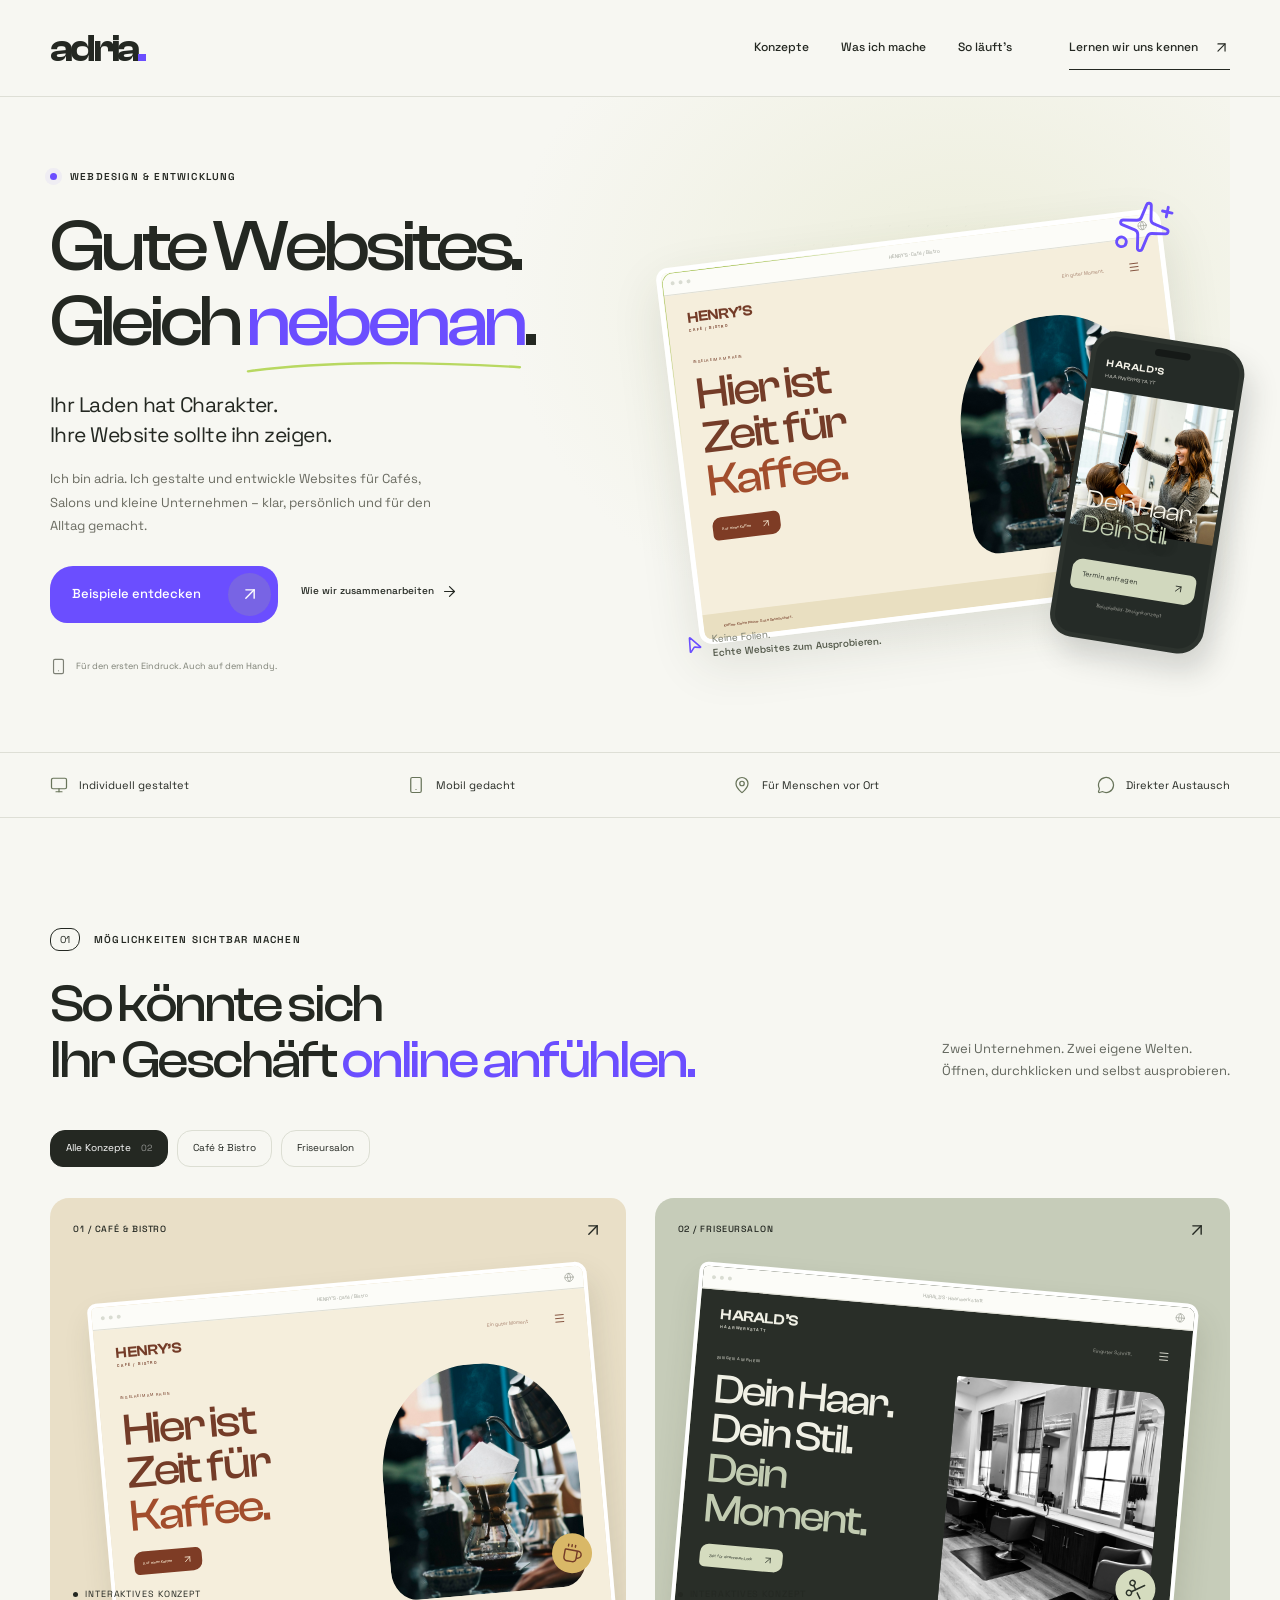
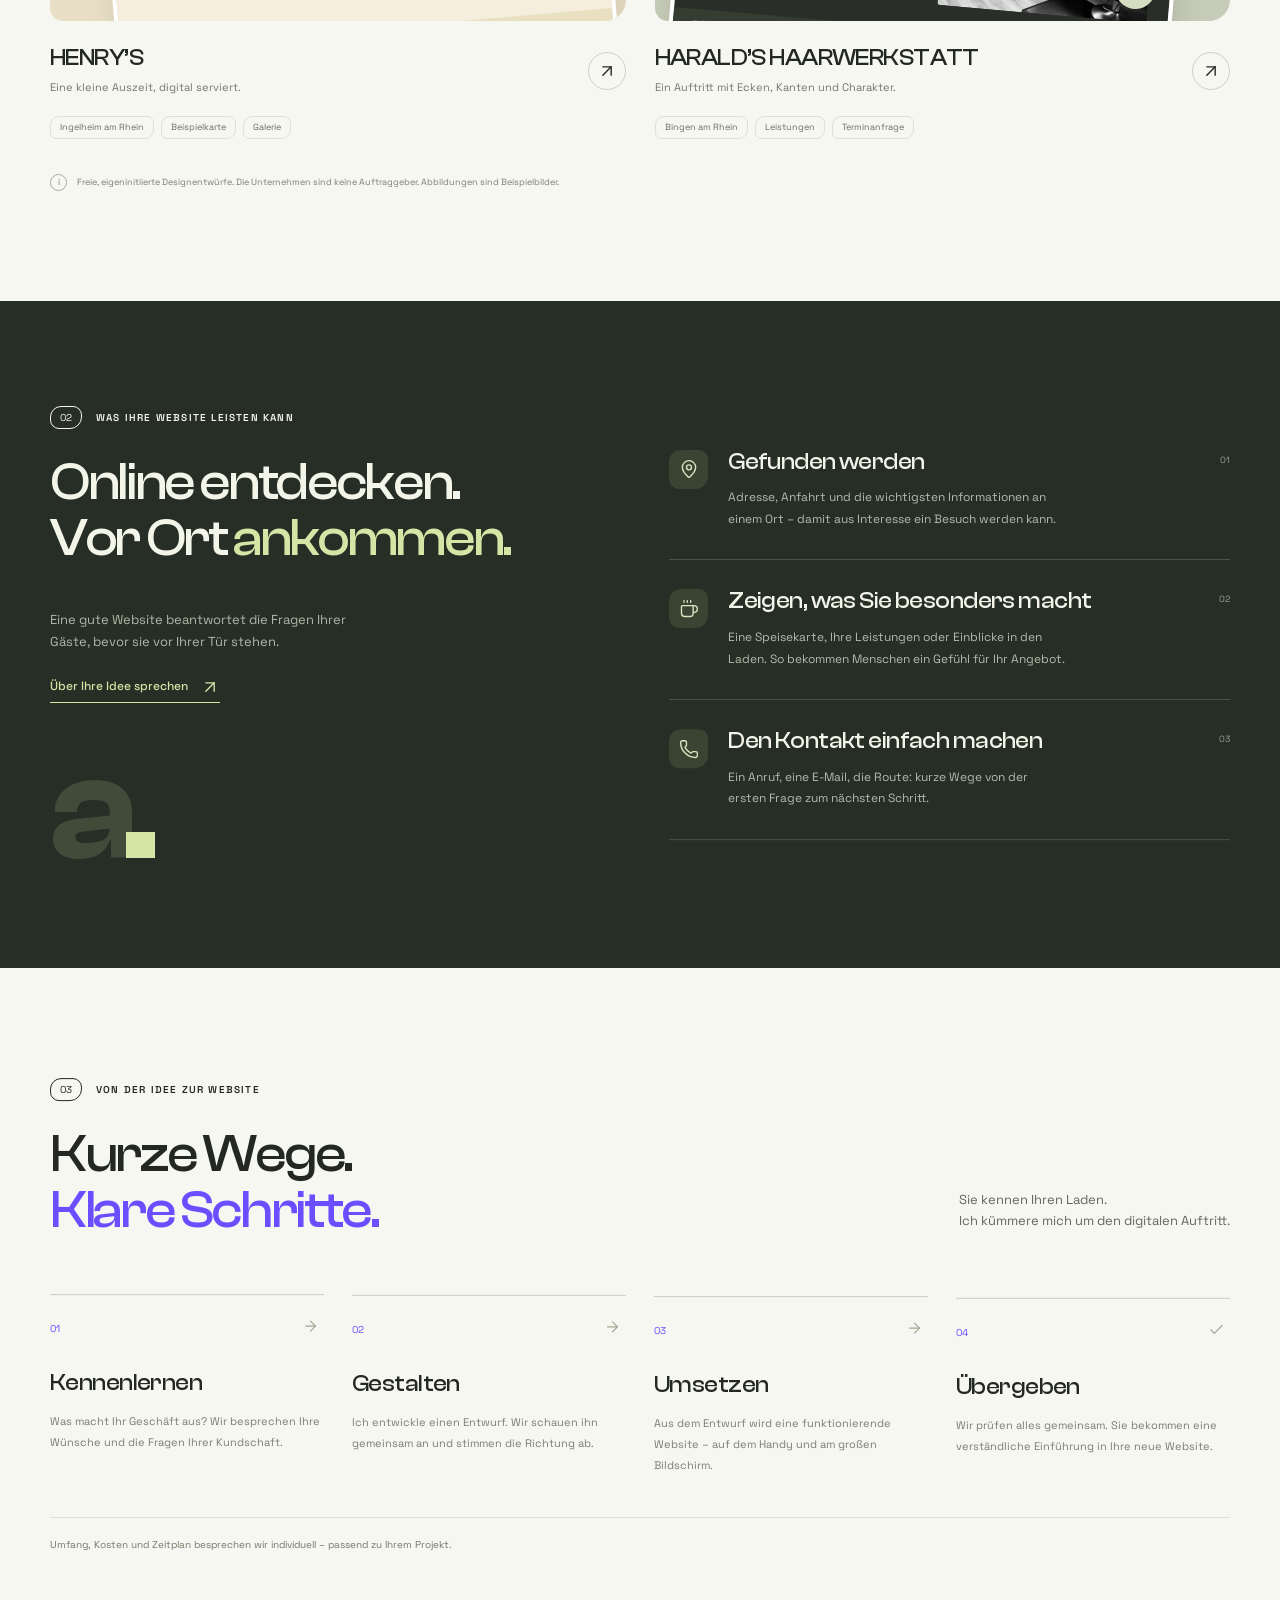
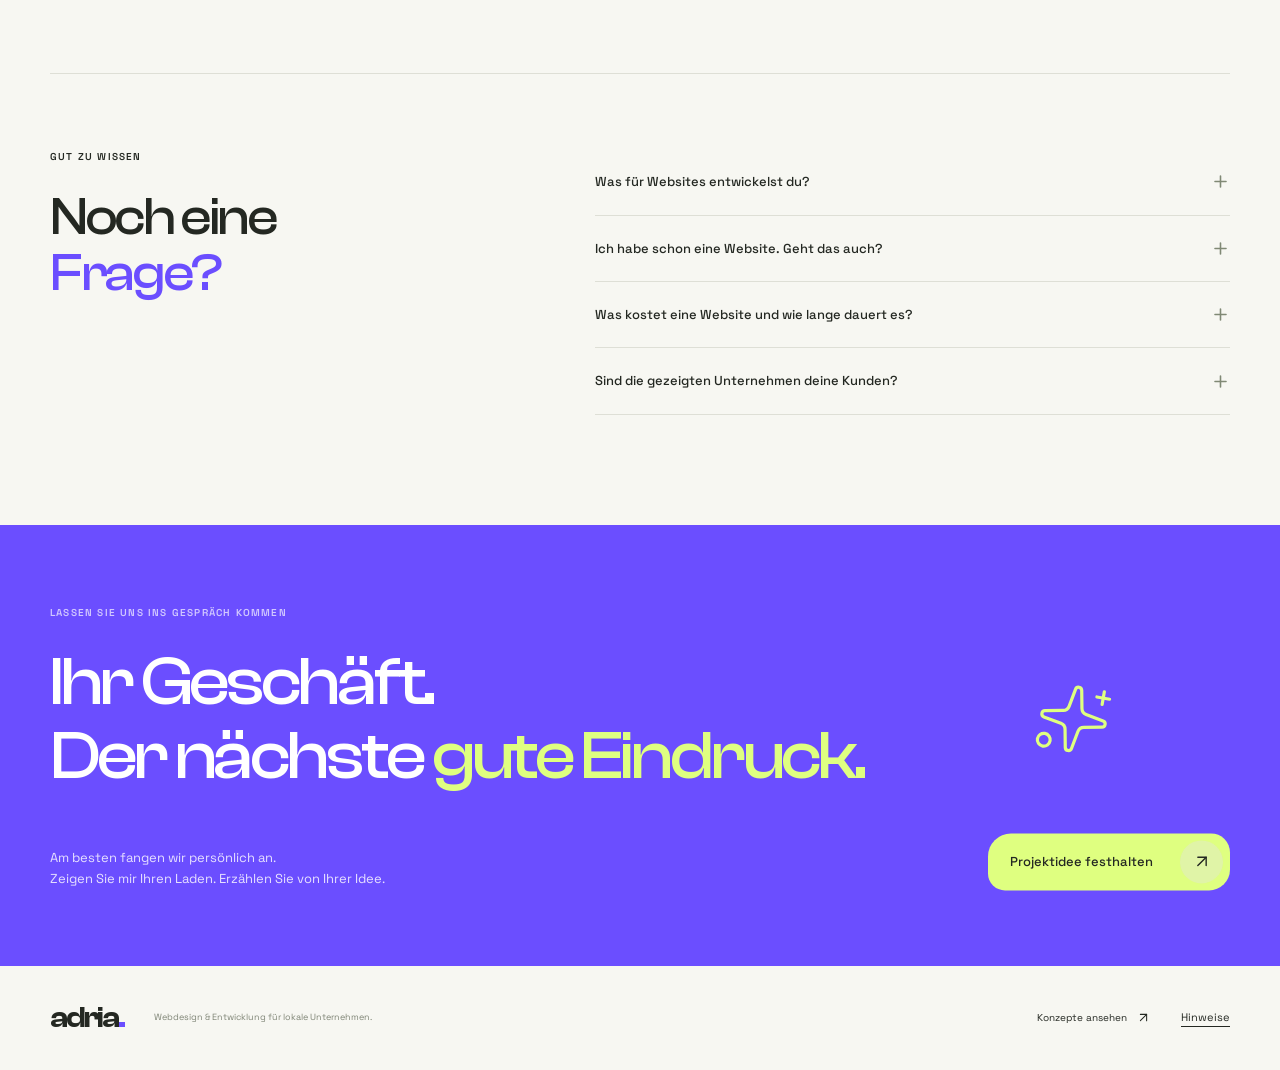
<file: index.html>
<!doctype html><html lang="de"><head><meta charset="UTF-8"/><meta name="viewport" content="width=device-width, initial-scale=1.0"/><meta name="theme-color" content="#f7f7f2"/><meta name="description" content="adria. gestaltet und entwickelt Websites für lokale Cafés, Salons und kleine Unternehmen. Zwei interaktive Designkonzepte zum Entdecken."/><title>adria. — Gute Websites. Gleich nebenan.</title><link rel="icon" type="image/svg+xml" href="/favicon.svg"/></head><body><div id="root"></div><link rel="stylesheet" href="/assets/main.css"/><script type="module" src="/assets/main.js"></script></body></html>
</file>
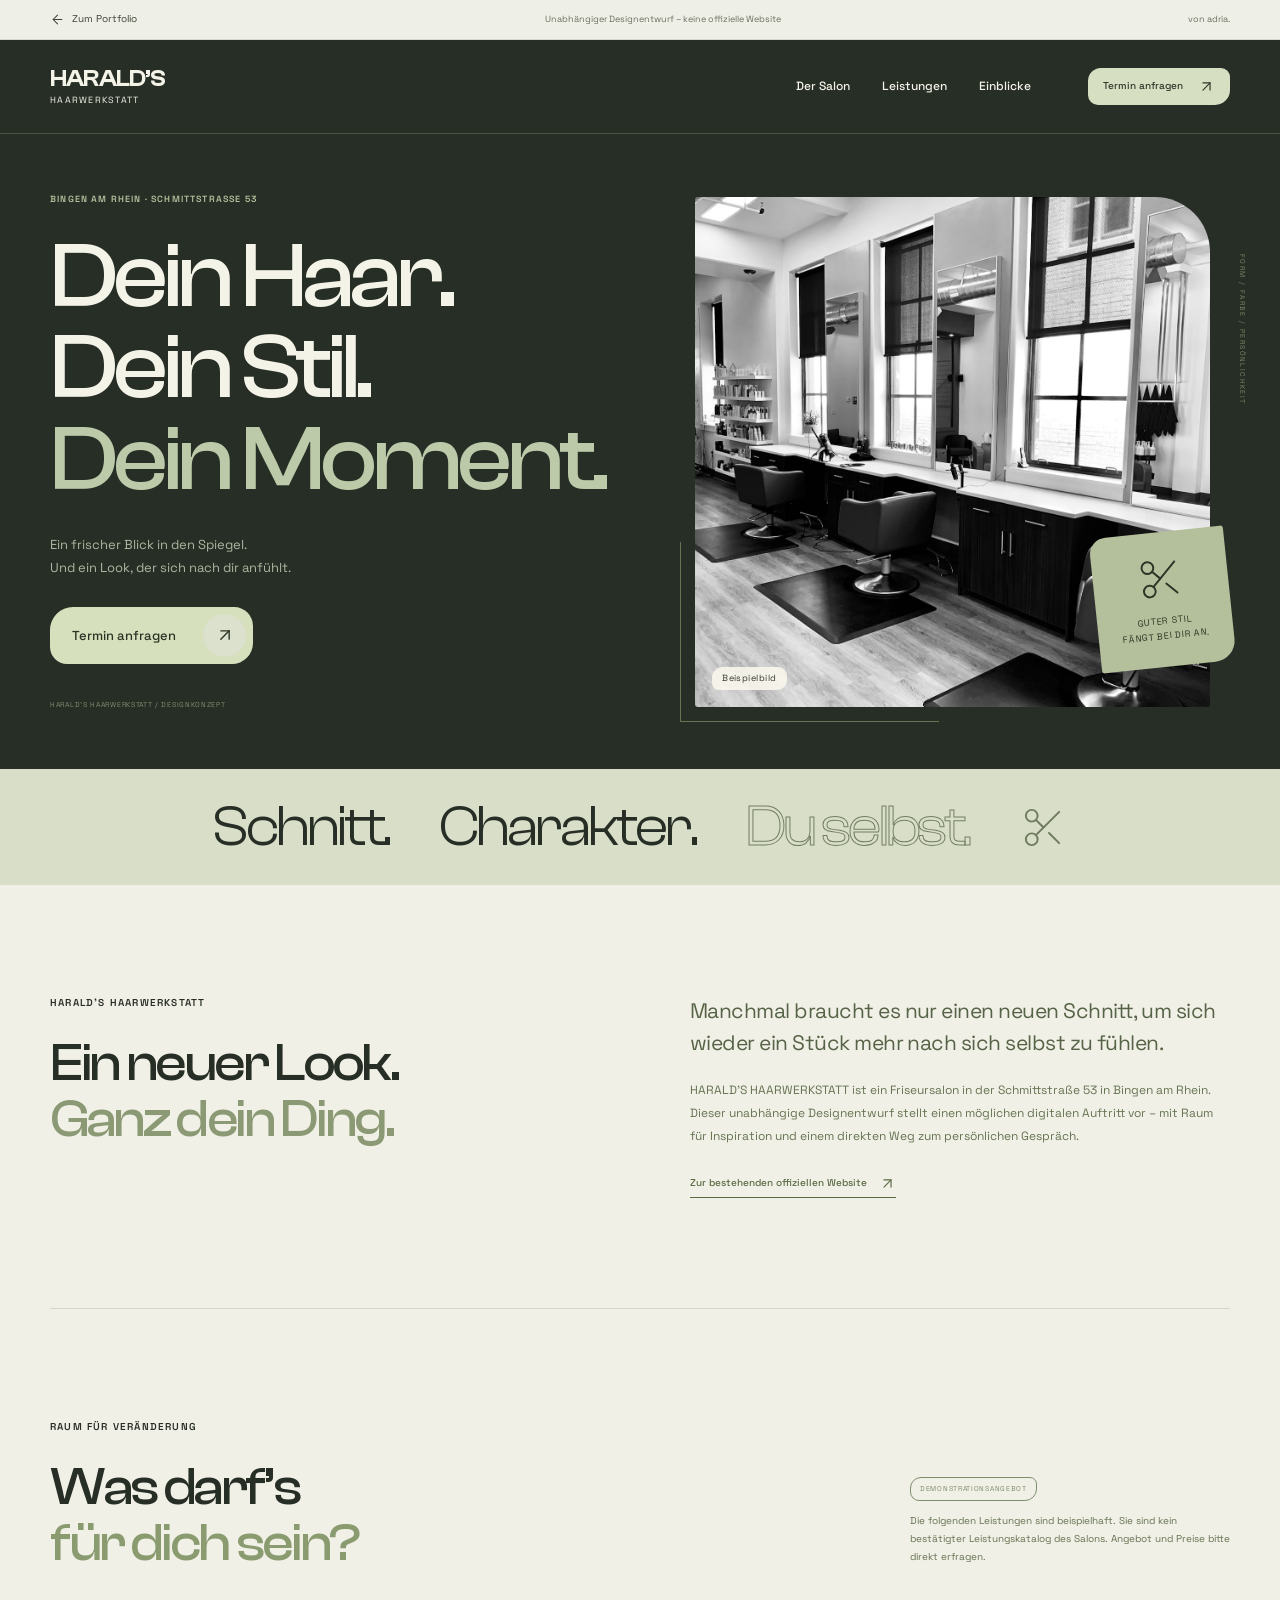
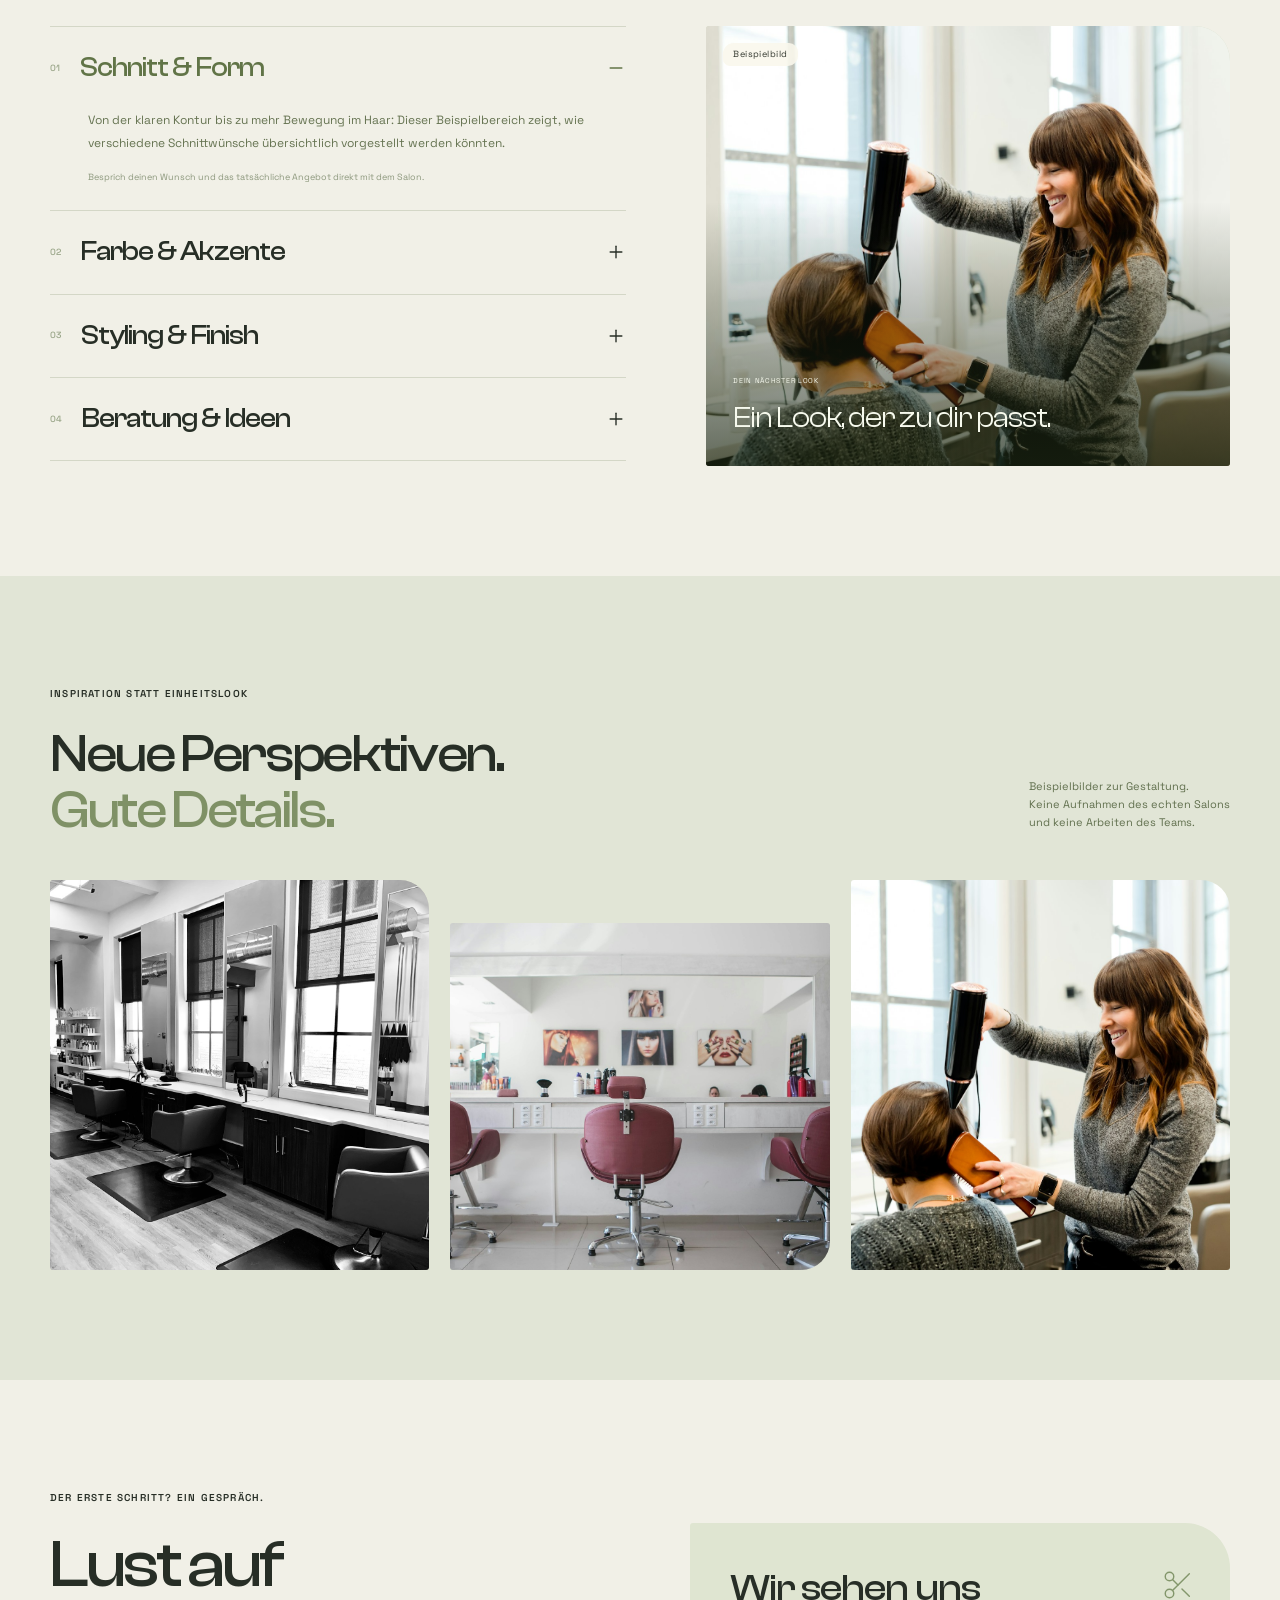
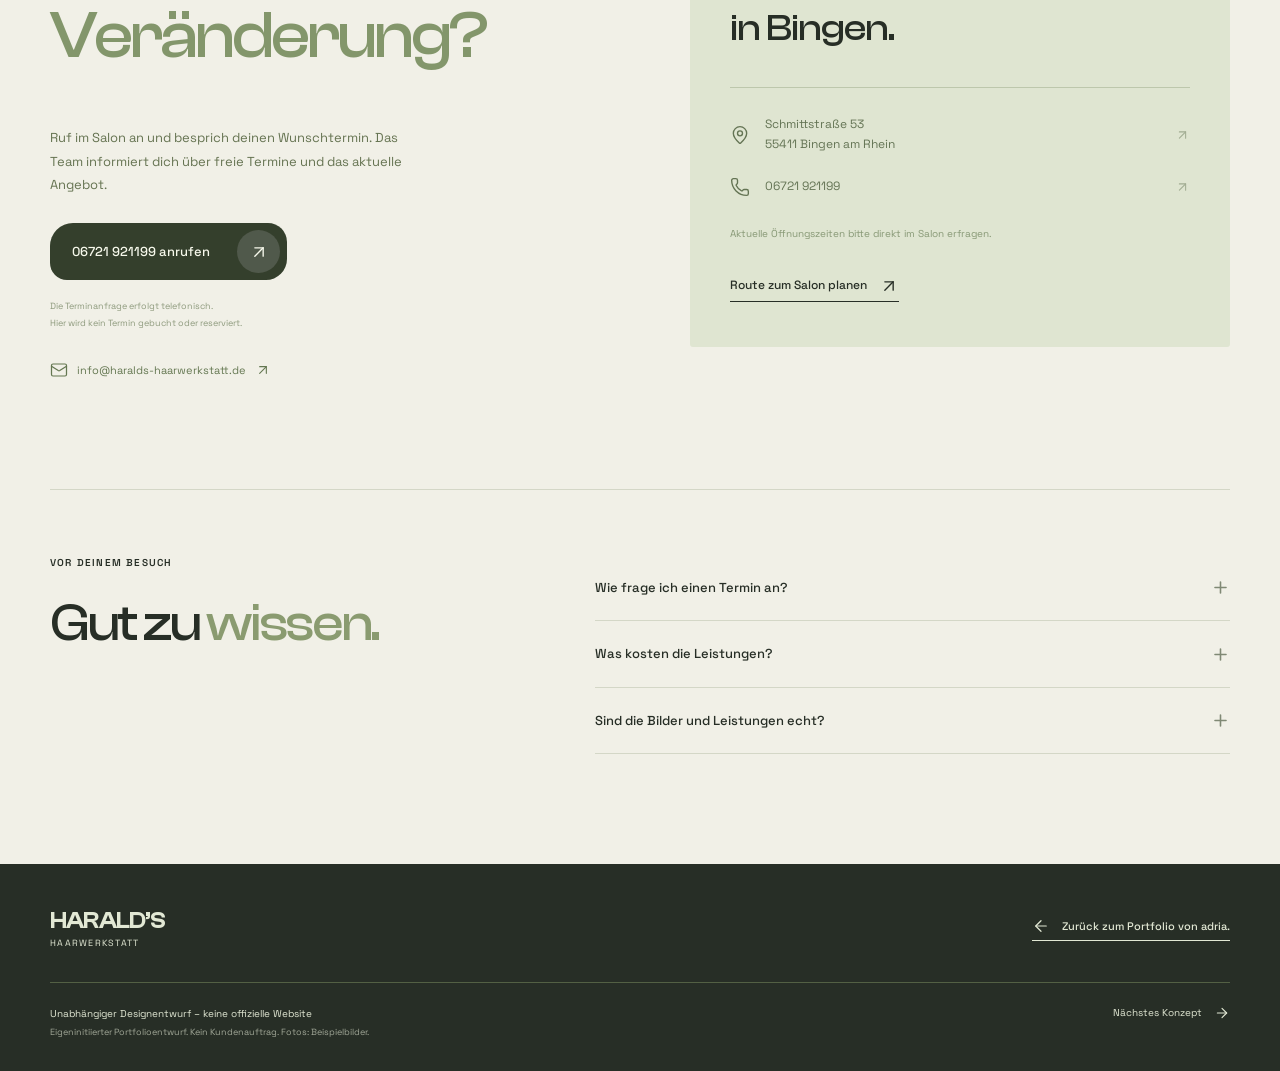
<file: haarwerkstatt/index.html>
<!doctype html><html lang="de"><head><meta charset="UTF-8"/><meta name="viewport" content="width=device-width, initial-scale=1.0"/><meta name="theme-color" content="#242824"/><meta name="robots" content="noindex,nofollow"/><meta name="description" content="Unabhängiger Designentwurf für HARALD’S HAARWERKSTATT in Bingen am Rhein. Keine offizielle Website. Leistungen und Bilder zur Demonstration."/><title>HARALD’S HAARWERKSTATT — Designkonzept</title><link rel="icon" type="image/svg+xml" href="/favicon.svg"/></head><body><div id="root"></div><link rel="stylesheet" href="/assets/main.css"/><script type="module" src="/assets/main.js"></script></body></html>
</file>
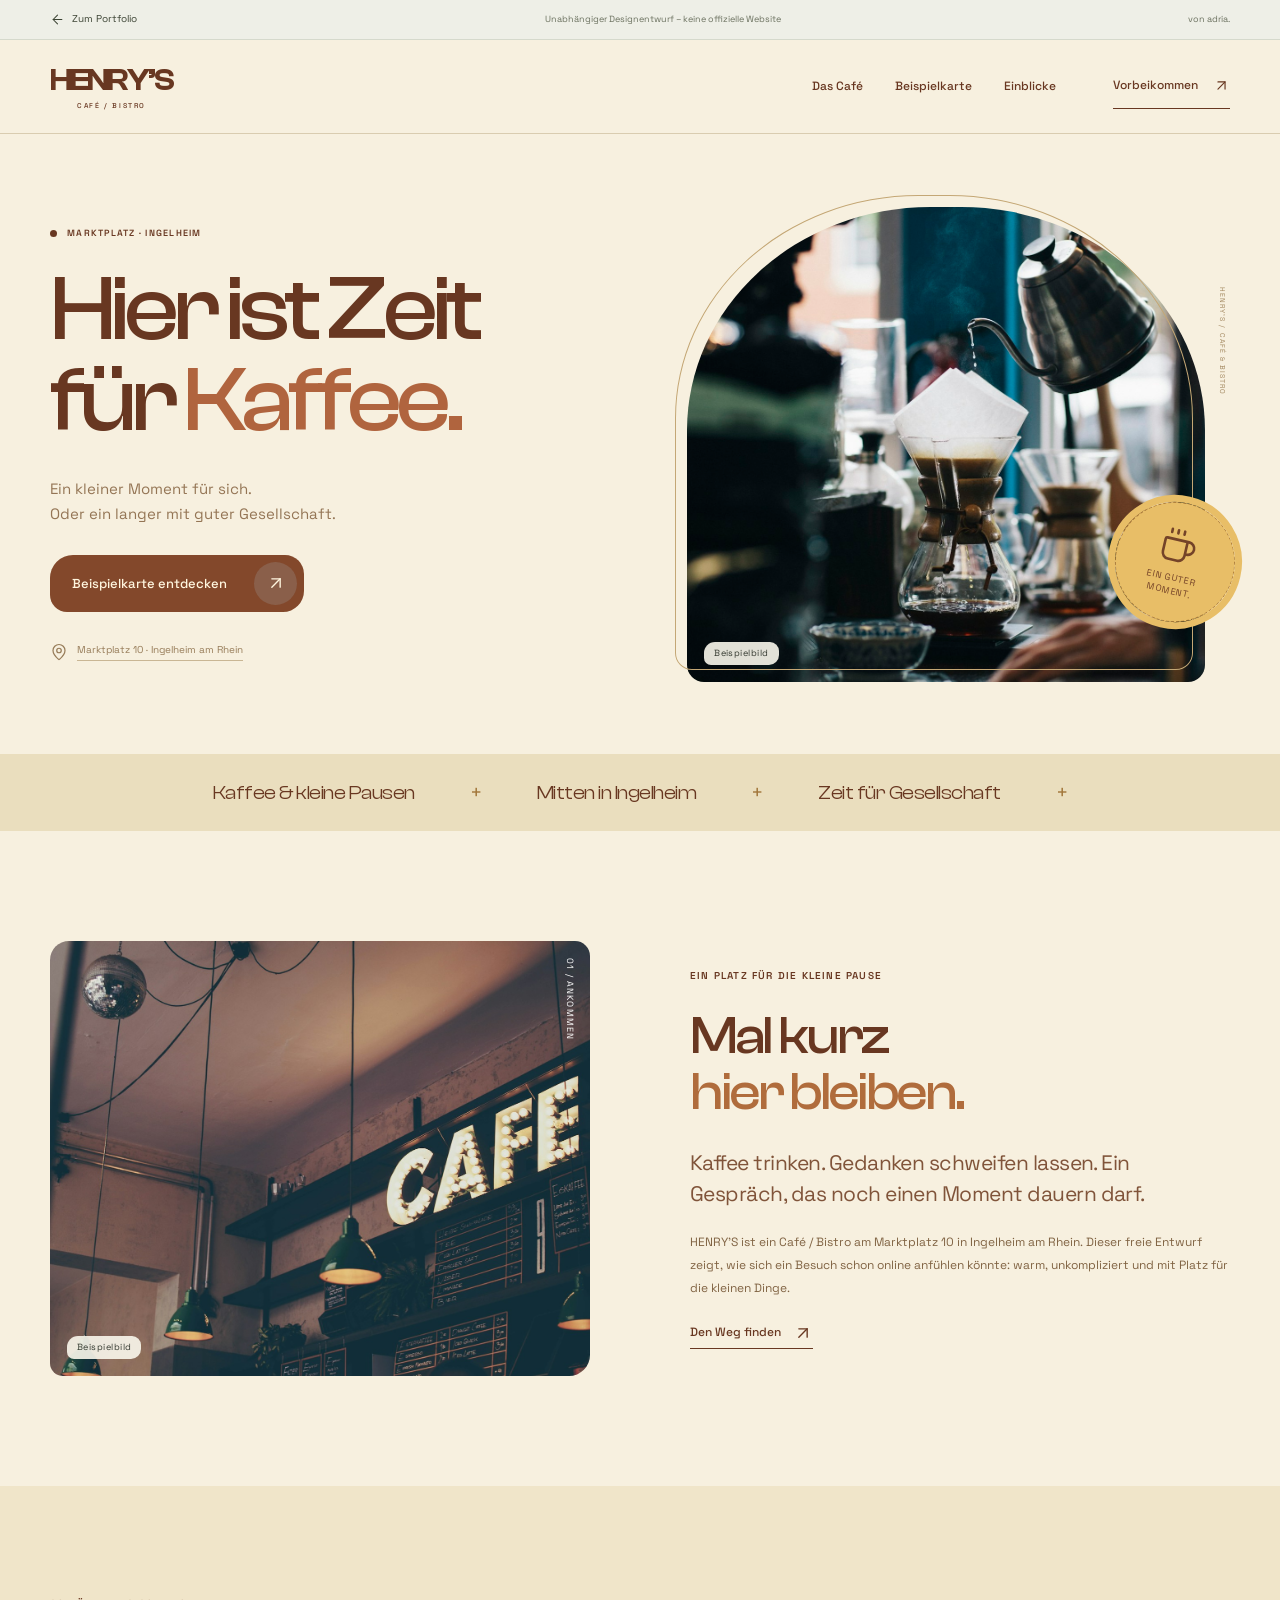
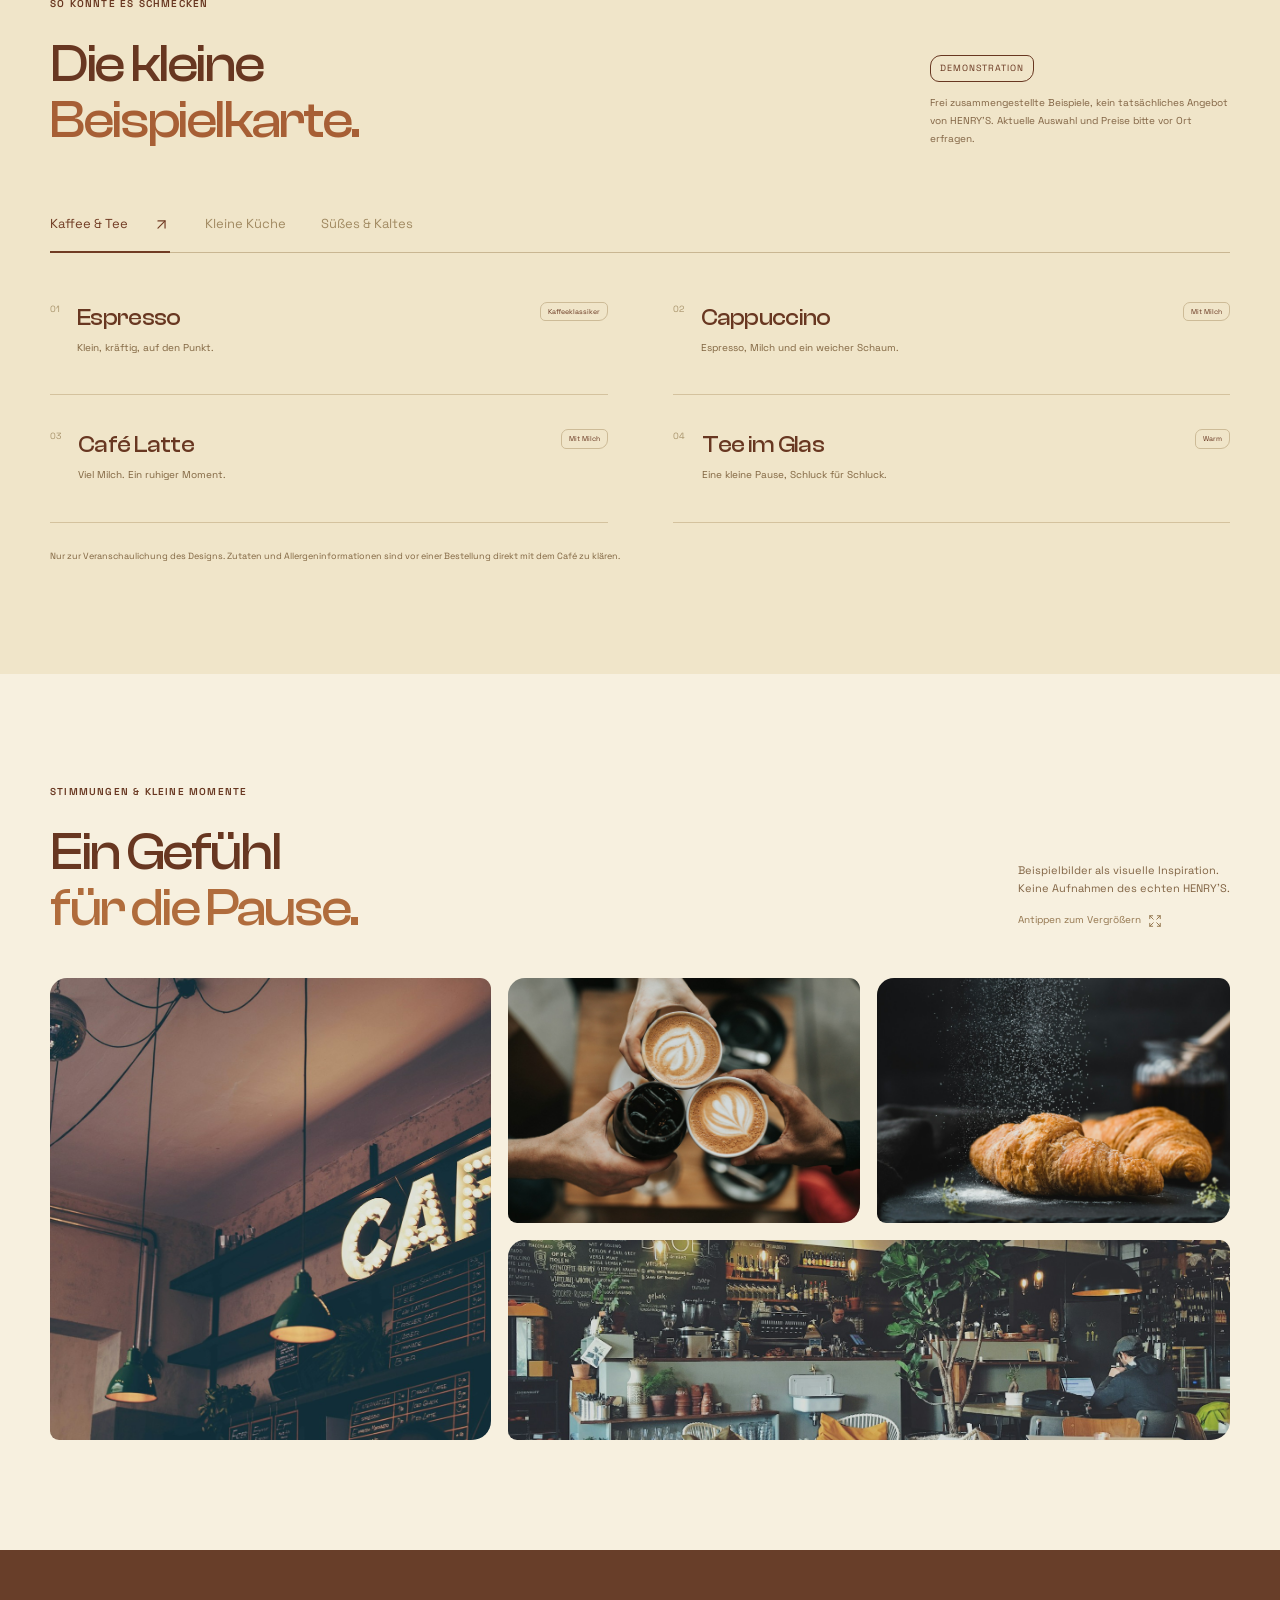
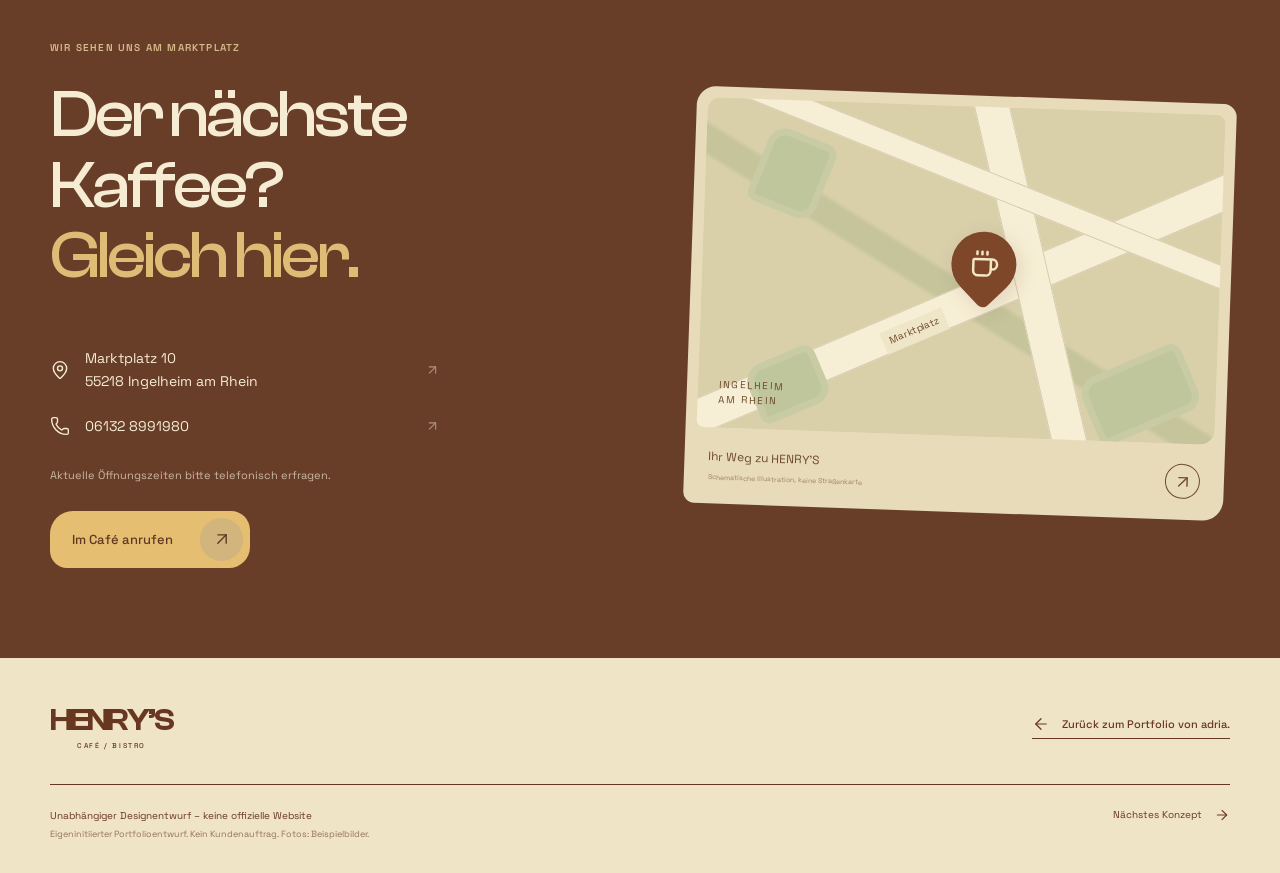
<file: henrys/index.html>
<!doctype html><html lang="de"><head><meta charset="UTF-8"/><meta name="viewport" content="width=device-width, initial-scale=1.0"/><meta name="theme-color" content="#f6efdf"/><meta name="robots" content="noindex,nofollow"/><meta name="description" content="Unabhängiger Designentwurf für HENRY’S Café / Bistro in Ingelheim. Keine offizielle Website. Beispielkarte und Beispielbilder."/><title>HENRY’S — Café / Bistro · Designkonzept</title><link rel="icon" type="image/svg+xml" href="/favicon.svg"/></head><body><div id="root"></div><link rel="stylesheet" href="/assets/main.css"/><script type="module" src="/assets/main.js"></script></body></html>
</file>
<file: assets/main.css>
@import"/fonts/space-grotesk.css";@import"/fonts/clash-display.css";:root{--font-main: "Space Grotesk", sans-serif;--font-headings: "Clash Display", sans-serif;--spacing-xs: 13px;--spacing-sm: 27px;--spacing-md: 41px;--border-radius: 17px;--btn-radius: 23px 19px 21px 17px;--primary-color: #6b4eff;--secondary-color: #ff4e99;--transition: .37s cubic-bezier(.34, 1.56, .64, 1);--ink:#242822;--paper:#f7f7f2;--line:#dedfd6}*{box-sizing:border-box}html{scroll-behavior:smooth;scroll-padding-top:130px}body{margin:0;font-family:var(--font-main);font-size:15px;line-height:1.65;color:var(--ink);background:var(--paper);-webkit-font-smoothing:antialiased}button,input,select,textarea{font:inherit;color:inherit}button,a{-webkit-tap-highlight-color:transparent}button{cursor:pointer}button:disabled{cursor:default}button{border:0}a{color:inherit;text-decoration:none}button,summary,a,input,select,textarea{outline-offset:5px}:focus-visible{outline:2px solid var(--primary-color)}img{display:block;max-width:100%;object-fit:cover}h1,h2,h3,h4,p{margin-top:0}h1,h2,h3,h4{font-family:var(--font-headings);font-weight:500;line-height:1.07;letter-spacing:-.045em}h1{font-size:clamp(50px,6.1vw,91px)}h2{font-size:clamp(38px,4.1vw,62px)}h3{font-size:25px;letter-spacing:-.025em}em{font-style:normal}svg{flex-shrink:0;vertical-align:middle}::selection{background:#dfff80;color:#242822}.container{width:min(1280px,calc(100% - 100px));margin-inline:auto}.section{padding-block:110px}.sr-only{position:absolute;width:1px;height:1px;padding:0;margin:-1px;overflow:hidden;clip:rect(0,0,0,0);white-space:nowrap;border:0}.skip-link{position:fixed;top:-100px;left:20px;background:var(--ink);color:#fff;padding:13px 27px;z-index:200}.skip-link:focus{top:13px}@media(max-width:1000px){.container{width:calc(100% - 64px)}.section{padding-block:85px}}@media(max-width:650px){.container{width:calc(100% - 38px)}.section{padding-block:65px}body{font-size:14px}html{scroll-padding-top:145px}}@media(prefers-reduced-motion:reduce){html{scroll-behavior:auto}*,*:before,*:after{animation-duration:.01ms!important;animation-iteration-count:1!important;transition-duration:.01ms!important}}.site-header{height:97px;position:relative;z-index:30;background:var(--paper);border-bottom:1px solid var(--line)}.nav-inner{height:100%;display:flex;align-items:center;justify-content:space-between;gap:27px}.brand{font-family:var(--font-headings);font-size:39px;line-height:1;letter-spacing:-.075em;font-weight:600}.brand span{color:var(--primary-color)}.navigation{display:flex;align-items:center;gap:32px;font-size:12px;font-weight:500}.navigation>a{position:relative;white-space:nowrap;transition:color var(--transition)}.navigation>a:hover{color:var(--primary-color)}.nav-contact{display:flex;align-items:center;gap:15px;margin-left:25px;padding:12px 0;border-bottom:1px solid currentColor}.menu-toggle{display:none}.icon-button{display:inline-flex;align-items:center;justify-content:center;background:transparent;width:43px;height:43px;border:1px solid currentColor;border-radius:50%;transition:background var(--transition),transform var(--transition)}.icon-button:hover{transform:scale(1.05)}.button{display:inline-flex;align-items:center;justify-content:space-between;gap:27px;padding:7px 7px 7px 22px;min-height:57px;background:var(--primary-color);color:#fff;border-radius:var(--btn-radius);font-size:13px;font-weight:500;position:relative;overflow:hidden;isolation:isolate;transition:transform var(--transition),box-shadow var(--transition)}.button:after{content:"";position:absolute;z-index:-1;right:7px;top:7px;width:43px;height:43px;background:#00000021;border-radius:50%;transition:transform var(--transition)}.button:hover:after{transform:scale(11)}.button:hover{transform:translateY(-3px)}.button-arrow{display:grid;place-items:center;width:43px;height:43px;background:#ffffff2b;border-radius:50%;transition:transform var(--transition)}.button:hover .button-arrow{transform:rotate(45deg)}.button.light{background:#dfff80;color:var(--ink)}.button.light:after{background:#00000012}.button.light .button-arrow{background:#ffffff59}.button.secondary{background:transparent;border:1px solid currentColor;color:inherit}.text-link{display:inline-flex;align-items:center;gap:12px;font-size:12px;font-weight:500;border-bottom:1px solid currentColor;padding-bottom:5px;transition:gap var(--transition)}.text-link:hover{gap:20px}.eyebrow{display:flex;align-items:center;gap:10px;font-size:10px;font-weight:600;letter-spacing:.12em;line-height:1.5;margin-bottom:25px}.status-dot,.tiny-dot{display:inline-block;width:7px;height:7px;border-radius:50%;background:currentColor}.status-dot{background:var(--primary-color);box-shadow:0 0 0 5px #6b4eff10;margin-right:3px}.section-number{font-size:10px;border:1px solid currentColor;padding:3px 9px;border-radius:11px 9px 12px;font-weight:400;letter-spacing:0;margin-right:4px}.section-top{display:flex;justify-content:space-between;align-items:flex-end;gap:50px;margin-bottom:42px}.section-top h2{margin:0}.section-top>p{font-size:13px;color:#62665d;max-width:350px;margin-bottom:7px}.section-top h2 em{color:var(--primary-color)}.circle-link{display:grid;place-items:center;width:45px;height:45px;border:1px solid currentColor;border-radius:50%;flex-shrink:0;transition:color var(--transition),background var(--transition),transform var(--transition)}.circle-link:hover{background:var(--ink);color:#fff;transform:rotate(45deg)}.plain-button{background:none;padding:0;border-bottom:1px solid currentColor;font-size:11px}.large-text{font-size:21px;line-height:1.5;letter-spacing:-.025em}.photo-note{position:absolute;bottom:17px;left:17px;z-index:2;font-size:9px;letter-spacing:.05em;background:#faf8ede6;color:#32372e;padding:4px 10px;border-radius:11px 9px 10px 7px}.portfolio-hero{display:grid;grid-template-columns:1.05fr 1fr;align-items:center;gap:35px;min-height:655px;position:relative;padding-top:60px;padding-bottom:65px;isolation:isolate}.hero-copy{position:relative;z-index:3}.hero-copy h1{font-size:clamp(50px,5.7vw,83px);line-height:1.03;margin-bottom:30px;letter-spacing:-.062em}.underlined{position:relative;white-space:nowrap;color:var(--primary-color)}.underlined svg{position:absolute;width:100%;height:15px;bottom:-12px;left:0;fill:none;stroke:#b8d861;stroke-width:4;stroke-linecap:round}.hero-copy>div>p:not(.hero-description){font-size:21px;line-height:1.45;margin-bottom:17px;letter-spacing:-.025em}.hero-description{font-size:13px;line-height:1.8;color:#6a6b61;max-width:385px;margin-bottom:28px}.hero-actions{display:flex;align-items:center;gap:23px;flex-wrap:wrap}.hero-actions .text-link{font-size:10px;border:0;gap:7px}.hero-footnote{margin-top:35px;display:flex;align-items:center;gap:9px;color:#7d8075;font-size:9px}.hero-stage{height:490px;position:relative;min-width:0}.stage-grid{position:absolute;width:100%;height:90%;top:20px;left:0;opacity:.5;background-image:radial-gradient(#c4c8b8 1px,transparent 1px);background-size:19px 19px;mask-image:radial-gradient(ellipse,black 30%,transparent 70%)}.spotlight{position:absolute;z-index:-1;right:0;top:-10%;width:65%;height:100%;pointer-events:none;background:radial-gradient(ellipse at 65% 40%,#e4e6c8 0%,transparent 65%);opacity:.55}.hero-browser{position:absolute;top:60px;left:5px;width:91%;border:5px solid white;border-radius:12px 15px 10px 13px;box-shadow:0 20px 50px #39402820;transition:box-shadow var(--transition);overflow:hidden}.hero-browser:hover{box-shadow:0 25px 55px #39402835}.border-beam{position:absolute;inset:0;border:1px solid transparent;border-radius:inherit;pointer-events:none;background:conic-gradient(from var(--beam-angle),transparent 75%,#b0c969 87%,transparent 98%) border-box;mask:linear-gradient(#fff 0 0) padding-box,linear-gradient(#fff 0 0);mask-composite:exclude;animation:beam 8s linear infinite}@property --beam-angle{syntax:"<angle>";initial-value:0deg;inherits:false}@keyframes beam{to{--beam-angle:360deg}}.border-beam.still{animation:none}.hero-phone{width:155px;height:309px;position:absolute;right:5px;bottom:20px;background:#252b27;border:5px solid #2d332e;border-radius:25px 27px 26px 23px;overflow:hidden;box-shadow:10px 17px 28px #242b2c2b;color:#f5f3e9;display:flex;flex-direction:column}.phone-speaker{position:absolute;top:6px;left:40%;width:25%;height:7px;background:#151917;border-radius:9px;z-index:3}.phone-label{font-size:10px;font-family:var(--font-headings);line-height:1.1;font-weight:600;letter-spacing:.04em;margin:23px 12px 10px}.phone-label small{font-size:5px;letter-spacing:.1em;font-weight:400}.hero-phone>img{width:100%;height:137px;object-position:50% 40%}.phone-title{position:absolute;top:153px;left:13px;font-family:var(--font-headings);font-size:25px;line-height:1;letter-spacing:-.04em;text-shadow:0 1px 12px #222}.phone-title em{color:#c2cfb2}.phone-button{background:#d1d8be;color:#262b25;font-size:7px;padding:9px 11px;margin:33px 10px 0;border-radius:10px 7px 11px 6px;display:flex;justify-content:space-between;align-items:center}.phone-caption{font-size:5px;text-align:center;margin-top:10px;opacity:.6}.stage-note{position:absolute;left:13px;bottom:12px;display:flex;align-items:flex-start;gap:9px;transform:rotate(-4deg);font-size:10px;color:#777b6c;line-height:1.4}.stage-note svg{color:var(--primary-color);transform:rotate(22deg);margin-top:3px}.stage-note b{font-weight:500;color:#4d5344}.stage-spark{display:block;position:absolute;right:10%;top:15px;color:var(--primary-color);font-size:58px;line-height:1;transform:rotate(12deg)}.benefit-strip{border-top:1px solid var(--line);border-bottom:1px solid var(--line)}.benefit-strip>.container{display:flex;justify-content:space-between;padding-block:22px;gap:20px}.benefit-strip span{display:flex;align-items:center;gap:11px;font-size:11px}.benefit-strip svg{color:#68745a;width:18px}.filter-row{display:flex;gap:9px;margin-bottom:31px;flex-wrap:wrap}.filter-row button{display:flex;align-items:center;gap:10px;font-size:10px;background:none;border:1px solid #dcded3;padding:9px 15px;border-radius:15px 12px 15px 13px;transition:background var(--transition)}.filter-row button[aria-pressed=true]{background:var(--ink);border-color:var(--ink);color:#fff}.filter-row button span{opacity:.5;font-size:9px}.project-grid{display:grid;grid-template-columns:repeat(2,minmax(0,1fr));gap:29px;min-height:470px;align-items:start}.project-art{display:block;overflow:hidden;position:relative;isolation:isolate;aspect-ratio:1.36;border-radius:19px 15px 21px 13px}.cafe-art{background:#e9dfc7}.hair-art{background:#c6ccb9}.art-top{position:absolute;top:22px;left:23px;right:23px;display:flex;justify-content:space-between;align-items:center;font-size:9px;letter-spacing:.1em;font-weight:500}.project-browser{position:absolute;top:20%;left:9%;width:87%;transform:rotate(-5deg);box-shadow:4px 17px 30px #3b3b2a25;border:4px solid #fff;border-radius:9px 12px 7px 10px;overflow:hidden;transition:transform var(--transition)}.hair-art .project-browser{transform:rotate(5deg);left:5%}.project-art:hover .project-browser{transform:rotate(-2deg) translateY(-7px)}.hair-art:hover .project-browser{transform:rotate(2deg) translateY(-7px)}.art-bottom{position:absolute;bottom:19px;left:23px;font-size:9px;letter-spacing:.1em;display:flex;align-items:center;gap:7px}.art-bottom .tiny-dot{width:5px;height:5px}.project-meta{display:flex;justify-content:space-between;align-items:center;gap:10px;margin-top:25px}.project-meta h3{font-size:23px;margin-bottom:7px}.project-meta p{font-size:11px;color:#75766c;margin-bottom:0}.project-meta .circle-link{width:38px;height:38px;border-color:#cdd0c2}.project-tags{display:flex;gap:7px;flex-wrap:wrap;margin-top:20px}.project-tags>span{font-size:9px;border:1px solid var(--line);padding:3px 9px;border-radius:9px 7px 9px 6px;color:#69705e}.project-disclaimer{display:flex;align-items:center;gap:10px;font-size:9px;color:#7a7e70;margin:35px 0 0}.project-disclaimer:before{content:"i";display:grid;place-items:center;border:1px solid #a5ad99;border-radius:50%;width:15px;height:15px;flex-shrink:0;font-size:9px}.mockup{background:#f5eedc;color:#743c28;line-height:1.25;container-type:inline-size}.browser-chrome{height:23px;display:flex;align-items:center;gap:4px;padding:0 9px;background:#fcfcf8;border-bottom:1px solid #dfdfd5;color:#a1a49a}.browser-chrome>span{width:4px;height:4px;border-radius:50%;background:#d9dcd2}.browser-chrome>div{font-size:5px;text-align:center;flex:1}.mockup-nav{display:flex;align-items:center;justify-content:space-between;padding:17px 21px 10px;gap:10px}.mockup-nav b{font-family:var(--font-headings);font-size:15px;letter-spacing:-.05em;line-height:1;font-weight:600}.mockup-nav small{display:block;font-family:var(--font-main);font-size:4px;letter-spacing:.25em;margin-top:3px}.mockup-nav>span{font-size:5px;opacity:.6;margin-left:auto;margin-right:15px}.mockup-content{display:grid;grid-template-columns:1fr .8fr;gap:10px;padding:17px 21px 25px;position:relative}.mockup-kicker{font-size:4px;letter-spacing:.15em;display:block;margin-bottom:9px}.mockup-content h3{font-size:9.1cqw;line-height:.97;letter-spacing:-.045em;margin:0 0 13px}.mockup-content em{color:#a24d2c}.mockup-cta{display:inline-flex;align-items:center;gap:10px;background:#7e3c25;color:#fff4dc;padding:6px 9px;border-radius:9px 6px 9px 5px;font-size:4px}.mockup-content>img{width:100%;height:100%;max-height:230px;border-radius:48% 48% 13% 13%;object-position:center;aspect-ratio:.8}.mockup-stamp{position:absolute;bottom:14%;right:3%;background:#d9b867;border-radius:50%;width:40px;height:40px;display:grid;place-items:center;transform:rotate(15deg)}.mockup-bottom{padding:10px 20px;background:#e9dfc1;display:flex;justify-content:space-between;align-items:center;font-size:4px}.mockup-hair{background:#292e28;color:#f0f0e5}.mockup-hair .mockup-nav{padding-bottom:9px}.mockup-hair .mockup-content{grid-template-columns:1.1fr 1fr}.mockup-hair .mockup-content h3{font-size:8.4cqw}.mockup-hair .mockup-content em{color:#c2ccb2}.mockup-hair .mockup-content>img{border-radius:2px 21px 3px 3px;object-position:65% center}.mockup-hair .mockup-cta,.mockup-hair .mockup-stamp{background:#d5dcbf;color:#2c332a}.mockup-hair .mockup-bottom{background:#353d30}.offer-section{background:#272e26;color:#f4f5e9;padding-block:105px;overflow:hidden}.offer-layout{display:grid;grid-template-columns:1fr 1.08fr;gap:100px}.offer-layout h2 em{color:#d4e5a5}.offer-layout>div>p{color:#b0b8a7;font-size:13px;max-width:330px;margin-top:26px}.offer-layout .text-link{color:#d4e5a5;margin-top:12px}.offer-mark{font-family:var(--font-headings);font-weight:600;font-size:150px;line-height:.7;letter-spacing:-.1em;margin-top:55px;color:#414b3a}.offer-mark span{color:#d4e5a5}.offer-list{padding-top:15px}.offer-item{display:flex;align-items:flex-start;gap:20px;border-bottom:1px solid #4b5443;padding:29px 0}.offer-item>div{flex:1}.offer-item h3{font-size:23px;margin-bottom:13px}.offer-item p{font-size:12px;color:#b3bba9;max-width:340px;margin:0;line-height:1.8}.offer-icon{width:39px;height:39px;display:grid;place-items:center;background:#3a4432;border-radius:12px 9px 13px 10px;color:#d9e4bf}.offer-index{font-size:9px;color:#98a18c;margin-top:3px}.process-grid{display:grid;grid-template-columns:repeat(4,minmax(0,1fr));gap:28px;margin-top:55px}.process-step{border-top:1px solid #cbd0c0;padding-top:20px;position:relative}.process-step>span{font-size:10px;color:var(--primary-color)}.process-step>svg{position:absolute;top:21px;right:5px;color:#a0a791;width:17px}.process-step h3{font-size:23px;margin-top:32px;margin-bottom:15px}.process-step p{font-size:11px;color:#787e70;line-height:1.9}.individual-note{font-size:10px;color:#727966;border-top:1px solid var(--line);margin-top:32px;padding-top:19px}.faq-section{border-top:1px solid var(--line);display:grid;grid-template-columns:.7fr 1fr;gap:100px;padding-top:75px}.faq-section h2 em{color:var(--primary-color)}.accordion details{border-bottom:1px solid var(--line)}.accordion summary{list-style:none;cursor:pointer;padding:22px 0;display:flex;align-items:center;justify-content:space-between;gap:20px;font-size:13px;font-weight:500}.accordion summary::-webkit-details-marker{display:none}.accordion summary svg{transition:transform var(--transition);color:#808975}.accordion details[open] summary svg{transform:rotate(45deg)}.accordion-body{font-size:12px;line-height:1.9;color:#6b7362;max-width:94%;padding:0 0 23px}.contact-section{background:var(--primary-color);color:#fff;padding-block:78px}.contact-section .eyebrow{color:#d1c8ff}.contact-top{display:flex;align-items:center;justify-content:space-between;gap:50px}.contact-top h2{font-size:clamp(45px,5.4vw,79px);margin:0}.contact-top h2 em{color:#dfff80}.contact-star{margin-right:10%;color:#dfff80;transform:rotate(10deg)}.contact-bottom{display:flex;justify-content:space-between;align-items:flex-end;gap:40px;margin-top:40px}.contact-bottom>p{color:#e7e1ff;font-size:13px;margin:0}.portfolio-footer{display:flex;align-items:center;gap:30px;padding-block:37px}.portfolio-footer .brand{font-size:30px}.portfolio-footer>span{font-size:9px;color:#7f8576;margin-right:auto}.portfolio-footer>a:not(.brand){display:inline-flex;gap:9px;align-items:center;font-size:10px}.info-dialog,.brief-dialog{background:var(--paper);border:0;border-radius:25px 19px 27px 17px;padding:43px;max-width:570px;width:calc(100% - 38px);max-height:90dvh;overflow-y:auto;color:var(--ink)}dialog::backdrop{background:#20271fd4;backdrop-filter:blur(7px)}.dialog-close{position:absolute;right:17px;top:17px;width:35px;height:35px;color:#7c8374;border-color:#d3d6ca}.info-dialog h2,.brief-dialog h2{font-size:39px;margin-bottom:22px}.info-dialog p,.brief-dialog>p{font-size:12px;color:#6e7665;line-height:1.8}.brief-dialog .eyebrow,.info-dialog .eyebrow{margin-top:15px;font-size:9px}.brief-dialog label{display:block;font-size:11px;font-weight:500;margin-top:20px}.brief-dialog label>span{color:#7b8370;font-weight:400}.brief-dialog select,.brief-dialog textarea{display:block;width:100%;margin-top:7px;padding:11px 13px;background:#fff;border:1px solid #d5d9c9;border-radius:11px 9px 12px 7px;font-size:12px;resize:vertical}.summary-preview{font-size:11px;margin-top:18px}.summary-preview summary{cursor:pointer;color:var(--primary-color)}.brief-actions{display:flex;gap:9px;margin-top:23px;flex-wrap:wrap}.small-button{display:flex;align-items:center;justify-content:center;gap:9px;padding:11px 15px;border-radius:13px 9px 14px 10px;background:var(--primary-color);color:#fff;font-size:11px}.small-button svg{width:15px}.small-button.outline{background:transparent;border:1px solid #b7bfaa;color:#5d6652}.concept-ribbon{position:relative;z-index:45;background:#eeefe7;border-bottom:1px solid #d5d9cc;color:#6b715f;min-height:39px;font-size:9px}.ribbon-inner{display:flex;justify-content:space-between;align-items:center;gap:20px;min-height:39px}.ribbon-inner>a{display:flex;align-items:center;gap:7px;color:#3b4333;font-size:10px;white-space:nowrap}.ribbon-by{font-size:9px;white-space:nowrap}.demo-header{height:94px}.cafe-logo{font-family:var(--font-headings);font-size:31px;letter-spacing:-.06em;font-weight:600;line-height:1;display:inline-block}.cafe-logo span{display:block;font-family:var(--font-main);font-size:7px;letter-spacing:.23em;margin-top:6px;text-align:center;font-weight:500}.hair-logo{font-family:var(--font-headings);font-size:23px;font-weight:600;letter-spacing:-.035em;line-height:.9;display:inline-block}.hair-logo span{display:block;font-family:var(--font-main);font-size:9px;font-weight:400;letter-spacing:.14em;margin-top:7px}.gallery-grid{display:grid;grid-template-columns:1.25fr 1fr 1fr;gap:17px}.gallery-image{position:relative;padding:0;background:#d9d7c9;overflow:hidden;text-align:left;min-width:0;height:245px;border-radius:17px 11px 19px 9px}.gallery-image img{width:100%;height:100%;transition:transform .7s ease}.gallery-image:hover img{transform:scale(1.06)}.gallery-expand{position:absolute;top:13px;right:13px;width:33px;height:33px;display:grid;place-items:center;background:#f8f6eede;border-radius:50%;color:#5f4936;opacity:0;transform:translateY(-7px);transition:opacity var(--transition),transform var(--transition)}.gallery-image:hover .gallery-expand,.gallery-image:focus-visible .gallery-expand{opacity:1;transform:translateY(0)}.gallery-caption{position:absolute;bottom:0;left:0;right:0;padding:40px 15px 14px;background:linear-gradient(transparent,#14190fc2);color:#fff;font-size:10px;opacity:0;transition:opacity var(--transition)}.gallery-image:hover .gallery-caption,.gallery-image:focus-visible .gallery-caption{opacity:1}.gallery-grid:not(.salon-gallery) .gallery-image:first-child{grid-row:span 2;height:100%;min-height:400px}.gallery-grid:not(.salon-gallery) .gallery-image:last-child{grid-column:span 2;height:200px}.gallery-grid:not(.salon-gallery){grid-template-columns:1.25fr 1fr 1fr}.gallery-hint{display:inline-flex;align-items:center;gap:7px;font-size:10px;margin-top:15px;color:#93754e}.lightbox{width:min(1000px,calc(100% - 42px));max-height:94dvh;background:#252c24;color:#f8f8ee;border:0;border-radius:17px 13px 19px 11px;padding:19px;overflow:visible}.lightbox::backdrop{background:#171d16ef}.lightbox-close{position:absolute;top:28px;right:28px;background:#fafaf2ed;color:#31372b;border:0;z-index:5}.lightbox-image{height:min(68dvh,670px);display:flex;justify-content:center;background:#1f251e;border-radius:11px 9px 12px 7px;overflow:hidden}.lightbox-image img{max-height:100%;width:100%;object-fit:contain}.lightbox-bottom{display:flex;align-items:center;justify-content:space-between;gap:20px;padding:20px 7px 2px;text-align:center}.lightbox-bottom b{font-size:10px;font-weight:400;color:#b7c6a8}.lightbox-bottom p{font-size:13px;margin:5px 0}.lightbox-bottom small{display:block;font-size:9px;color:#adb8a0}.lightbox-bottom .icon-button{border-color:#65735b;width:37px;height:37px}.contact-data{display:flex;flex-direction:column;gap:22px;margin-block:28px}.contact-data>a{display:flex;align-items:center;gap:15px;font-size:14px}.contact-data>a>span{flex:1}.contact-data>a>svg:last-child{width:15px;opacity:.5}.contact-data a:hover>svg:last-child{opacity:1}.hours-note{font-size:11px;opacity:.7;margin-top:10px;margin-bottom:27px}.demo-footer{padding:47px 0 30px}.demo-footer-top{display:flex;align-items:center;justify-content:space-between;gap:30px;padding-bottom:35px}.demo-footer-top .text-link{font-size:11px}.demo-footer-bottom{border-top:1px solid currentColor;padding-top:22px;display:flex;justify-content:space-between;align-items:flex-start;gap:30px}.demo-footer-bottom>p{font-size:10px;line-height:1.8;margin:0}.demo-footer-bottom>p>span{font-size:9px;opacity:.65}.demo-footer-bottom>a{display:flex;align-items:center;gap:12px;font-size:10px;white-space:nowrap}.mobile-action{display:none}.cafe-page{--paper:#f7f0df;--ink:#683721;--line:#d9ccb0;color:var(--ink);background:var(--paper)}.cafe-page .site-header{border-color:var(--line)}.cafe-page .navigation>a:hover{color:#b26735}.cafe-page .button{background:#83482b;color:#fff6df}.cafe-page :focus-visible{outline-color:#a65932}.cafe-hero{display:grid;grid-template-columns:1.1fr 1fr;gap:40px;align-items:center;min-height:620px;padding-block:60px}.cafe-hero .eyebrow{font-size:9px;letter-spacing:.14em;margin-bottom:25px}.cafe-hero h1{font-size:clamp(65px,7.2vw,105px);line-height:.98;letter-spacing:-.06em;margin-bottom:30px}.cafe-hero h1 em{color:#b0643e}.cafe-hero-copy p{font-size:15px;line-height:1.7;margin-bottom:28px;color:#947555}.cafe-hero-location{display:flex;align-items:center;gap:9px;font-size:10px;color:#977c59;margin-top:30px}.cafe-hero-location a{border-bottom:1px solid #c9b694;padding-bottom:2px}.cafe-hero-visual{height:475px;position:relative;margin-right:25px}.cafe-main-photo{width:100%;height:100%;border-radius:47% 47% 17px 17px;object-position:50% 50%}.cafe-hero-visual:after{content:"";position:absolute;inset:-12px 12px 12px -12px;border:1px solid #c4a775;border-radius:47% 47% 17px 17px;z-index:0;pointer-events:none}.coffee-seal{position:absolute;right:-30px;bottom:60px;background:#e8be67;width:120px;height:120px;border-radius:50%;display:flex;align-items:center;justify-content:center;flex-direction:column;gap:7px;transform:rotate(13deg);color:#744328;border:1px dashed #b2823d;outline:7px solid #e8be67;z-index:2}.coffee-seal span{font-size:9px;letter-spacing:.09em;text-align:center;line-height:1.4}.cafe-image-label{position:absolute;font-size:7px;letter-spacing:.15em;writing-mode:vertical-rl;right:-23px;top:80px;color:#a2875f}.cafe-ticker{display:flex;justify-content:center;align-items:center;gap:55px;background:#eadebe;padding:22px 30px;overflow:hidden}.cafe-ticker>span:not(.ticker-cross){font-family:var(--font-headings);font-size:20px;letter-spacing:-.025em;white-space:nowrap}.ticker-cross{font-size:20px;color:#a2773b}.cafe-story{display:grid;grid-template-columns:1fr 1fr;gap:100px;align-items:center}.story-photo{position:relative;height:435px}.story-photo>img{height:100%;width:100%;border-radius:19px 15px 21px 13px}.story-photo-number{position:absolute;right:13px;top:17px;font-size:9px;color:#fff;letter-spacing:.13em;writing-mode:vertical-rl}.story-copy h2{margin-bottom:27px}.story-copy h2 em{color:#b06c3c}.story-copy .large-text{color:#80543a;font-size:21px}.story-copy>p:not(.large-text){font-size:12px;line-height:1.9;color:#9a7d57}.story-copy .text-link{margin-top:12px}.cafe-menu{background:#f0e5c9}.cafe-menu .section-top h2 em{color:#a75f35}.menu-note{max-width:300px}.demo-pill{font-size:9px;letter-spacing:.1em;display:inline-block;border:1px solid currentColor;border-radius:11px 7px 12px 9px;padding:5px 9px;margin-bottom:12px}.menu-note p{font-size:10px;line-height:1.8;color:#937851;margin:0}.menu-tabs{display:flex;align-items:center;border-bottom:1px solid #c9b692;margin-top:50px;margin-bottom:15px;gap:35px}.menu-tabs button{display:flex;align-items:center;gap:25px;background:none;padding:15px 0 17px;font-size:13px;color:#a18a62;position:relative}.menu-tabs button[aria-selected=true]{color:#713c24}.menu-tabs button[aria-selected=true]:after{content:"";position:absolute;height:2px;background:#713c24;bottom:-1px;left:0;right:0}.menu-items{display:grid;grid-template-columns:1fr 1fr;column-gap:65px;min-height:255px}.menu-item{display:flex;align-items:center;gap:17px;border-bottom:1px solid #d4c29e;padding:27px 0;min-height:117px}.menu-index{font-size:9px;align-self:flex-start;margin-top:7px;color:#a9946c}.menu-item>div{flex:1}.menu-item h3{font-size:23px;margin-bottom:9px;letter-spacing:-.03em}.menu-item p{font-size:10px;color:#9c8158;margin:0}.menu-tag{font-size:7px;border:1px solid #cdbb97;padding:3px 7px;border-radius:7px 5px 9px;align-self:flex-start;margin-top:7px;white-space:nowrap}.menu-footnote{font-size:9px;color:#9f875c;margin:26px 0 0;max-width:760px}.cafe-gallery .section-top h2 em{color:#b06c3c}.cafe-gallery .section-top>p{color:#9b805b;font-size:11px}.cafe-visit{background:#683e29;color:#f6ecd4;padding-block:90px}.visit-layout{display:grid;grid-template-columns:1fr 1fr;gap:100px;align-items:center}.visit-layout h2{font-size:66px}.visit-layout h2 em{color:#dfbc76}.visit-layout .contact-data{max-width:390px}.visit-layout .button{background:#e5be72;color:#5f3823}.visit-layout .eyebrow{color:#d6bb8b}.route-card{background:#e8dbb9;color:#6e4a2d;border-radius:19px 13px 21px 11px;padding:11px;transform:rotate(2deg)}.map-illustration{position:relative;overflow:hidden;height:330px;border-radius:13px 9px 15px 7px;background:#d9d0aa;background-image:linear-gradient(30deg,transparent 43%,#c5c49b 44%,#c5c49b 48%,transparent 49%)}.map-road{position:absolute;background:#f7efd5;border:1px solid #d6cbb0}.road-one{width:130%;height:35px;top:55%;left:-15%;transform:rotate(-25deg)}.road-two{width:35px;height:140%;top:-20%;left:60%;transform:rotate(-15deg)}.road-three{width:140%;height:23px;top:17%;left:-20%;transform:rotate(20deg)}.map-block{position:absolute;background:#bfc69c;border:7px solid #c9cba4;border-radius:19px 11px 17px 9px}.block-one{width:70px;height:80px;left:10%;top:10%;transform:rotate(20deg)}.block-two{width:110px;height:70px;right:4%;bottom:4%;transform:rotate(-25deg)}.block-three{width:75px;height:60px;left:10%;bottom:5%;transform:rotate(-25deg)}.map-marker{width:65px;height:65px;position:absolute;left:48%;top:38%;background:#7f472a;color:#f4e7c3;display:grid;place-items:center;border-radius:50% 50% 50% 7px;transform:rotate(-45deg);box-shadow:0 6px 20px #673e2a25}.map-marker svg{transform:rotate(45deg)}.map-label{position:absolute;top:65%;left:35%;background:#efe6c7;padding:3px 7px;font-size:10px;transform:rotate(-25deg)}.map-city{position:absolute;left:21px;bottom:21px;letter-spacing:.16em;line-height:1.5;font-size:10px}.route-card-bottom{display:flex;align-items:center;justify-content:space-between;gap:15px;padding:20px 13px 10px}.route-card-bottom p{font-size:12px;margin:0}.route-card-bottom small{display:block;font-size:7px;opacity:.6;margin-top:4px}.route-card-bottom .circle-link{width:35px;height:35px}.cafe-page .demo-footer{background:#f0e4c7}.hair-page{--paper:#f1f0e7;--ink:#272e26;--line:#d4d7c7;background:var(--paper);color:var(--ink)}.hair-page .site-header{background:#272e26;color:#f4f3e8;border-bottom:1px solid #4b5341}.hair-page .navigation>a:hover{color:#d5dfb6}.hair-page .nav-contact{background:#d7dfc2;color:#2e362a;padding:10px 15px;border:0;border-radius:13px 9px 15px 10px;font-size:10px}.hair-page .nav-contact:hover{color:#2e362a!important;background:#e5eccf}.hair-page .button{background:#343f2c;color:#f6f8eb}.hair-page .button.light{background:#d6e0bd;color:#2a3324}.hair-page :focus-visible{outline-color:#9ba980}.hair-hero{background:#272e26;color:#f4f3e8;overflow:hidden}.hair-hero-inner{display:grid;grid-template-columns:1.15fr 1fr;align-items:center;gap:30px;position:relative;min-height:635px;padding-block:50px}.hair-hero .eyebrow{font-size:9px;color:#b4c19e;letter-spacing:.13em}.hair-hero h1{font-size:clamp(60px,7.2vw,105px);line-height:.99;letter-spacing:-.053em;margin-bottom:28px;position:relative;z-index:2}.hair-hero h1 em{color:#bccaa9;white-space:nowrap}.hair-hero p{font-size:13px;color:#adb6a1;line-height:1.8;margin-bottom:27px}.hair-hero-sub{display:block;font-size:7px;color:#7f8c70;letter-spacing:.1em;margin-top:35px}.hair-hero-visual{height:510px;position:relative;margin-right:20px}.hair-hero-visual>img{width:100%;height:100%;object-position:60% center;border-radius:3px 55px 3px 3px}.hair-hero-visual:before{content:"";position:absolute;left:-15px;bottom:-15px;width:50%;height:35%;border-bottom:1px solid #657452;border-left:1px solid #657452;pointer-events:none}.hair-image-block{position:absolute;right:-20px;bottom:40px;background:#b4c09b;color:#2c3525;width:135px;height:135px;display:flex;align-items:center;justify-content:center;flex-direction:column;gap:12px;border-radius:17px 3px 21px;transform:rotate(-6deg)}.hair-image-block span{font-size:9px;letter-spacing:.08em;text-align:center}.hair-vertical{position:absolute;right:-18px;top:120px;writing-mode:vertical-rl;font-size:7px;letter-spacing:.2em;color:#778566}.hair-word-strip{display:flex;justify-content:center;align-items:center;gap:50px;padding:30px 25px;background:#d9dec9;overflow:hidden}.hair-word-strip>span{font-family:var(--font-headings);font-size:clamp(30px,4.4vw,64px);letter-spacing:-.05em;line-height:1;white-space:nowrap}.outline-word{-webkit-text-stroke:1px #737f61;color:transparent}.hair-word-strip svg{color:#6e7b5c}.hair-story{display:grid;grid-template-columns:1fr 1fr;gap:100px;border-bottom:1px solid var(--line)}.hair-story h2 em{color:#8b9a75}.hair-story .large-text{font-size:21px;color:#566347;line-height:1.5}.hair-story p:not(.large-text){font-size:12px;line-height:1.9;color:#808971}.hair-story .text-link{font-size:10px;margin-top:15px;color:#596b44}.hair-services .section-top h2 em{color:#8a9b70}.service-notice{max-width:320px}.service-notice p{font-size:10px;color:#858f76;line-height:1.8;margin-bottom:5px}.service-notice .demo-pill{font-size:7px;color:#7f8e6b;margin-bottom:11px}.hair-services-layout{display:grid;grid-template-columns:1.1fr 1fr;gap:80px;margin-top:55px;align-items:stretch}.service-list{border-top:1px solid var(--line)}.service-item{border-bottom:1px solid var(--line)}.service-item h3{margin:0}.service-item h3>button{display:flex;align-items:center;justify-content:space-between;background:none;width:100%;text-align:left;gap:20px;padding:25px 0;font-family:var(--font-headings);font-size:27px;line-height:1.2;letter-spacing:-.035em}.service-item h3>button>span:nth-child(2){flex:1}.service-num{font-family:var(--font-main);font-size:9px;letter-spacing:0;color:#99a588}.service-item.active h3 button{color:#617447}.service-item>div{padding:0 38px 25px}.service-item p{font-size:12px;line-height:1.9;color:#7c886d;margin-bottom:14px}.service-item small{display:block;font-size:9px;line-height:1.8;color:#8d987d}.service-picture{min-height:440px;position:relative;border-radius:3px 35px 3px 3px;overflow:hidden;background:#d8deca}.service-picture>img{position:absolute;width:100%;height:100%;object-position:50% center}.service-picture:after{content:"";position:absolute;inset:40% 0 0;background:linear-gradient(transparent,#1d2814b0);pointer-events:none}.service-picture>.photo-note{top:17px;bottom:auto}.service-photo-caption{position:absolute;left:27px;bottom:20px;right:27px;color:#f7faee;z-index:2}.service-photo-caption>span{font-size:7px;letter-spacing:.1em}.service-photo-caption p{font-family:var(--font-headings);font-size:29px;line-height:1.2;letter-spacing:-.035em;margin:10px 0}.hair-gallery-section{background:#e1e5d6}.hair-gallery-section .section-top h2 em{color:#7f9166}.hair-gallery-section .section-top>p{color:#7d8b6c;font-size:11px}.salon-gallery{grid-template-columns:1fr 1fr 1fr;gap:21px}.salon-gallery .gallery-image{height:390px;border-radius:3px 29px 3px 3px}.salon-gallery .gallery-image:nth-child(2){margin-top:43px;height:347px;border-radius:3px 3px 29px}.salon-gallery .gallery-image:first-child img{object-position:60% center}.hair-appointment{display:grid;grid-template-columns:1fr 1fr;gap:100px;align-items:center}.appointment-copy h2{font-size:66px}.appointment-copy h2 em{color:#83966b}.appointment-copy>p{font-size:13px;line-height:1.8;color:#849072;max-width:360px;margin-bottom:27px}.appointment-note{display:block;font-size:9px;line-height:1.8;color:#8e9a7d;margin-top:18px}.mail-link{display:flex;align-items:center;gap:9px;font-size:11px;color:#647751;margin-top:30px;overflow-wrap:anywhere}.salon-contact-card{background:#dfe5d1;padding:45px 40px;border-radius:3px 45px 3px 3px;position:relative}.salon-contact-card>svg{position:absolute;right:35px;top:45px;color:#83966b}.salon-contact-card h3{font-size:38px;max-width:75%}.salon-contact-card .contact-data{margin-top:37px;padding-top:27px;border-top:1px solid #bdc7ac}.salon-contact-card .contact-data>a{font-size:12px;color:#647454}.salon-contact-card>p{font-size:10px;line-height:1.7;color:#879875;margin-bottom:30px}.hair-faq{border-top:1px solid var(--line);display:grid;grid-template-columns:.7fr 1fr;gap:100px;padding-top:65px}.hair-faq h2 em{color:#8a9b70}.hair-page .demo-footer{background:#272e26;color:#e2e8d4}.hair-page .demo-footer-bottom{border-color:#536044}@media(min-width:1500px){.portfolio-hero{min-height:725px}.hero-stage{height:540px}.hero-phone{right:15px;bottom:40px}.hero-browser{top:80px}.portfolio-hero h1{font-size:86px}}@media(max-width:1100px){.navigation{gap:23px}.nav-contact{margin-left:0}.hero-copy h1{font-size:64px}.hero-stage{height:430px}.hero-browser{top:65px}.hero-phone{width:135px;height:277px;right:-7px;bottom:10px}.hero-phone>img{height:115px}.phone-title{top:130px;font-size:22px}.phone-button{margin-top:32px}.hero-stage .stage-spark{top:15px;font-size:45px}.hero-actions{gap:19px}.hero-actions .text-link{font-size:9px}.hero-actions .button{font-size:11px;gap:15px}.offer-layout{gap:60px}.cafe-story,.hair-story,.visit-layout,.hair-appointment{gap:65px}.hair-services-layout{gap:50px}.salon-gallery .gallery-image{height:330px}.salon-gallery .gallery-image:nth-child(2){height:287px}}@media(max-width:900px){.site-header{height:82px}.navigation{gap:19px;font-size:10px}.nav-contact{font-size:10px;gap:9px}.portfolio-hero{gap:20px;padding-top:50px;min-height:580px}.hero-copy h1{font-size:55px}.hero-copy>div>p:not(.hero-description){font-size:18px}.hero-description{font-size:11px;max-width:310px}.hero-stage{height:400px}.hero-phone{right:-7px;bottom:3px;width:120px;height:253px;border-width:4px}.phone-label{font-size:9px;margin-top:21px}.phone-label small{font-size:4px}.hero-phone>img{height:103px}.phone-title{top:120px;font-size:20px}.phone-button{font-size:6px;padding:7px;margin-top:30px}.phone-caption{margin-top:7px}.stage-note{font-size:9px;left:0;bottom:0}.hero-browser{width:96%;left:-5px;top:75px}.stage-spark{right:9%}.hero-footnote{font-size:9px;gap:5px}.benefit-strip span{font-size:9px;gap:7px}.benefit-strip svg{width:15px}.section-top{gap:30px}.section-top>p{font-size:11px;max-width:270px}.project-grid{gap:20px;min-height:370px}.project-meta h3{font-size:18px}.project-meta p{font-size:9px}.project-meta .circle-link{width:33px;height:33px}.project-tags{gap:5px}.project-tags>span{font-size:7px}.art-top{font-size:7px;top:17px;left:17px;right:17px}.art-top svg{width:15px}.art-bottom{font-size:6px;bottom:13px;left:17px}.mockup-nav{padding:12px 15px 7px}.mockup-content{padding:12px 15px 18px}.mockup-nav b{font-size:12px}.mockup-bottom{padding:9px 15px}.mockup-stamp{width:30px;height:30px}.mockup-stamp svg{width:15px}.offer-layout{gap:50px}.offer-item{gap:15px}.offer-item h3{font-size:21px}.offer-item p{font-size:11px}.offer-layout>div>p{font-size:12px}.offer-mark{font-size:120px}.process-grid{gap:21px}.process-step h3{font-size:20px}.process-step p{font-size:10px}.faq-section,.hair-faq{gap:55px}.portfolio-footer{gap:20px}.portfolio-footer>span{font-size:9px}.portfolio-footer>a:not(.brand){font-size:9px}.cafe-hero{gap:25px;min-height:560px}.cafe-hero h1{font-size:70px}.cafe-hero-visual{height:400px;margin-right:15px}.cafe-hero-copy p{font-size:13px}.coffee-seal{width:95px;height:95px;right:-17px;bottom:55px}.coffee-seal svg{width:27px}.coffee-seal span{font-size:7px}.cafe-image-label{right:-20px;font-size:6px}.cafe-hero-location{font-size:9px;gap:6px}.cafe-ticker{gap:27px}.cafe-ticker>span:not(.ticker-cross){font-size:17px}.cafe-story{gap:45px}.story-photo{height:390px}.story-copy .large-text{font-size:18px}.story-copy>p:not(.large-text){font-size:11px}.menu-note{max-width:260px}.menu-items{column-gap:35px}.menu-item{gap:12px}.menu-item h3{font-size:20px}.menu-item p{font-size:9px}.menu-tag{font-size:6px}.gallery-grid{gap:13px}.gallery-image{height:195px}.gallery-grid:not(.salon-gallery) .gallery-image:first-child{min-height:330px}.gallery-grid:not(.salon-gallery) .gallery-image:last-child{height:175px}.visit-layout{gap:50px}.visit-layout h2{font-size:56px}.contact-data>a{font-size:12px}.map-illustration{height:300px}.hair-hero-inner{gap:25px;min-height:550px}.hair-hero h1{font-size:68px}.hair-hero-visual{height:445px;margin-right:10px}.hair-hero p{font-size:12px}.hair-image-block{width:110px;height:110px;right:-15px;bottom:35px}.hair-image-block svg{width:34px}.hair-image-block span{font-size:7px}.hair-word-strip{gap:35px}.hair-word-strip svg{width:35px}.hair-story{gap:50px}.hair-story .large-text{font-size:18px}.hair-story p:not(.large-text){font-size:11px}.service-notice{max-width:260px}.hair-services-layout{gap:40px}.service-item h3>button{font-size:23px;gap:13px}.service-item>div{padding-left:27px;padding-right:5px}.service-item p{font-size:11px}.service-picture{min-height:410px}.service-photo-caption{left:20px;right:20px}.service-photo-caption p{font-size:25px}.salon-gallery .gallery-image{height:280px}.salon-gallery .gallery-image:nth-child(2){height:245px;margin-top:35px}.hair-appointment{gap:50px}.appointment-copy h2{font-size:55px}.appointment-copy>p{font-size:12px}.salon-contact-card{padding:35px 27px}.salon-contact-card h3{font-size:33px}.salon-contact-card>svg{right:23px;top:35px;width:27px}.salon-contact-card .contact-data>a{font-size:11px}.mail-link{font-size:9px}.service-notice .demo-pill{font-size:6px}}@media(max-width:700px){.menu-toggle{display:inline-flex;border:0}.navigation{display:none;position:absolute;top:100%;left:0;right:0;background:var(--paper);padding:19px;box-shadow:0 15px 17px #303b2b10;border-bottom:1px solid var(--line);flex-direction:column;align-items:stretch;gap:0}.navigation.is-open{display:flex}.navigation>a{font-size:14px;padding:13px 7px;white-space:normal}.navigation .nav-contact{margin:10px 0 0;align-self:flex-start;padding:10px 7px}.hair-page .navigation{background:#272e26;border-color:#49543c}.hair-page .nav-contact{padding:12px 17px!important;margin-left:0}.portfolio-hero{grid-template-columns:1fr;padding-top:45px;padding-bottom:30px;gap:0;min-height:0}.hero-copy h1{font-size:clamp(50px,9vw,70px);margin-bottom:30px;max-width:600px}.hero-copy>div>p:not(.hero-description){font-size:19px;margin-bottom:14px}.hero-description{max-width:470px;font-size:12px;margin-bottom:23px}.hero-actions .button{font-size:12px;gap:20px}.hero-actions .text-link{font-size:10px}.hero-footnote{margin-top:22px;font-size:9px}.hero-stage{height:390px;margin:15px auto 0;width:min(480px,94%)}.hero-browser{top:55px;left:-2px;width:90%;max-width:405px}.hero-phone{width:137px;height:273px;right:3px;bottom:14px}.phone-label{font-size:9px}.phone-label small{font-size:5px}.hero-phone>img{height:113px}.phone-title{top:132px;font-size:22px}.phone-button{font-size:6px;margin-top:32px}.stage-note{bottom:9px;font-size:9px}.stage-spark{font-size:40px!important;top:5px!important}.benefit-strip>.container{display:grid;grid-template-columns:1fr 1fr;row-gap:18px;padding-block:23px}.benefit-strip span{font-size:10px}.section-top{display:block;margin-bottom:30px}.section-top>p{margin-top:22px;max-width:100%;font-size:11px}.section-top h2{font-size:45px}.eyebrow{font-size:9px;gap:7px;margin-bottom:19px}.section-number{font-size:9px}.filter-row{margin-bottom:23px;gap:7px}.filter-row button{font-size:9px;padding:9px 12px}.project-grid{grid-template-columns:1fr;gap:38px;min-height:0}.project-art{aspect-ratio:1.33}.art-top{font-size:9px;left:19px;right:19px;top:19px}.art-bottom{font-size:7px;bottom:15px;left:19px}.project-browser{width:86%;left:10%;top:21%}.project-meta{margin-top:20px}.project-meta h3{font-size:23px}.project-meta p{font-size:11px}.project-meta .circle-link{width:39px;height:39px}.project-tags{margin-top:15px;gap:7px}.project-tags>span{font-size:9px}.project-disclaimer{font-size:9px;line-height:1.8;align-items:flex-start;margin-top:30px}.project-disclaimer:before{margin-top:2px}.mockup-nav{padding:15px 19px 7px}.mockup-nav b{font-size:15px}.mockup-nav small{font-size:5px}.mockup-nav>span{font-size:6px}.mockup-content{padding:15px 19px 22px}.mockup-kicker{font-size:5px}.mockup-cta{font-size:5px;padding:7px 10px}.mockup-stamp{width:39px;height:39px}.mockup-stamp svg{width:20px}.mockup-bottom{font-size:5px;padding:11px 18px}.browser-chrome>div{font-size:6px}.offer-section{padding-block:65px}.offer-layout{grid-template-columns:1fr;gap:38px}.offer-layout h2{font-size:46px}.offer-layout>div>p{font-size:12px;max-width:420px}.offer-mark{display:none}.offer-list{padding-top:0}.offer-item{padding-block:25px;gap:15px}.offer-item h3{font-size:23px}.offer-item p{font-size:11px;max-width:none}.offer-icon{width:35px;height:35px}.process-grid{grid-template-columns:1fr 1fr;gap:27px 20px;margin-top:35px}.process-step h3{font-size:23px;margin-top:25px}.process-step p{font-size:11px;line-height:1.8}.individual-note{font-size:9px;line-height:1.9;margin-bottom:0}.faq-section{grid-template-columns:1fr;gap:15px;padding-top:55px}.faq-section h2 br{display:none}.accordion summary{font-size:12px;padding-block:20px}.accordion-body{font-size:11px}.contact-section{padding-block:57px}.contact-section .eyebrow{font-size:7px}.contact-top h2{font-size:48px}.contact-star{display:none}.contact-bottom{display:block;margin-top:27px}.contact-bottom>p{font-size:12px;line-height:1.9}.contact-bottom .button{margin-top:25px}.portfolio-footer{flex-wrap:wrap;gap:23px 20px;padding-block:30px}.portfolio-footer .brand{font-size:33px}.portfolio-footer>span{width:calc(100% - 110px);margin-left:auto;flex:none;font-size:9px;max-width:190px;line-height:1.6;text-align:right}.portfolio-footer>a:not(.brand){font-size:10px}.portfolio-footer .plain-button{font-size:9px;margin-left:auto}.brief-dialog,.info-dialog{padding:35px 23px 27px}.brief-dialog h2,.info-dialog h2{font-size:33px}.brief-dialog .eyebrow,.info-dialog .eyebrow{margin-top:22px}.concept-ribbon{min-height:61px}.ribbon-inner{gap:17px;min-height:61px}.ribbon-inner>a{font-size:9px;gap:5px;flex-direction:column;line-height:1.2;align-items:flex-start}.ribbon-inner>a svg{width:13px;height:13px}.ribbon-inner>span:not(.ribbon-by){font-size:9px;line-height:1.6;max-width:230px}.ribbon-by{display:none}.demo-header{height:79px}.cafe-logo{font-size:29px}.hair-logo{font-size:22px}.hair-logo span{font-size:9px}.cafe-hero{grid-template-columns:1fr;gap:35px;padding-top:42px;padding-bottom:35px}.cafe-hero h1{font-size:clamp(69px,12vw,90px);line-height:.95;margin-bottom:22px}.cafe-hero .eyebrow{font-size:9px;margin-bottom:23px}.cafe-hero-copy p{font-size:14px;margin-bottom:23px}.cafe-hero .button{font-size:12px}.cafe-hero-location{font-size:9px;margin-top:23px}.cafe-hero-visual{height:400px;margin:0 17px 0 11px}.cafe-hero-visual:after{inset:-9px 9px 9px -9px}.cafe-main-photo{border-radius:48% 48% 13px 13px;object-position:50% 60%}.coffee-seal{right:-13px;bottom:45px;width:97px;height:97px}.coffee-seal svg{width:30px}.coffee-seal span{font-size:7px}.cafe-ticker{justify-content:flex-start;gap:21px;padding:20px 19px}.cafe-ticker>span:not(.ticker-cross){font-size:15px}.cafe-ticker .ticker-cross{font-size:17px}.cafe-story{grid-template-columns:1fr;gap:35px}.story-photo{height:340px}.story-copy h2{font-size:46px;margin-bottom:22px}.story-copy .large-text{font-size:19px}.story-copy>p:not(.large-text){font-size:12px}.menu-note{max-width:100%;margin-top:25px}.menu-note p{font-size:10px;max-width:400px}.demo-pill{font-size:7px;margin-bottom:10px}.menu-tabs{gap:0;justify-content:space-between;margin-top:27px}.menu-tabs button{font-size:10px;gap:7px;padding-bottom:15px}.menu-tabs button svg{width:13px}.menu-items{grid-template-columns:1fr;min-height:370px}.menu-item{padding-block:20px;gap:12px;min-height:96px}.menu-item h3{font-size:25px}.menu-item p{font-size:10px}.menu-tag{font-size:6px}.menu-footnote{font-size:9px;line-height:1.9;margin-top:20px}.cafe-gallery .section-top>p{font-size:10px}.gallery-hint{margin-top:10px}.gallery-grid:not(.salon-gallery){grid-template-columns:1fr 1fr;gap:11px}.gallery-image{height:190px}.gallery-grid:not(.salon-gallery) .gallery-image:first-child{grid-row:auto;grid-column:span 2;height:250px;min-height:0}.gallery-grid:not(.salon-gallery) .gallery-image:last-child{grid-column:span 2;height:200px}.gallery-expand{opacity:1;transform:none;width:29px;height:29px;top:11px;right:11px}.gallery-expand svg{width:15px}.gallery-caption{opacity:1;font-size:9px;padding:30px 11px 11px;line-height:1.6}.cafe-visit{padding-block:60px}.visit-layout{grid-template-columns:1fr;gap:43px}.visit-layout h2{font-size:60px;margin-bottom:25px}.visit-layout .contact-data{max-width:100%;margin-block:25px}.contact-data>a{font-size:13px}.visit-layout .hours-note{font-size:10px}.route-card{transform:rotate(1deg);width:96%;margin:auto}.map-illustration{height:290px}.map-city{font-size:9px}.route-card-bottom{padding:17px 9px 7px}.route-card-bottom p{font-size:11px}.route-card-bottom small{font-size:6px}.demo-footer{padding-block:35px 100px}.demo-footer-top{display:block;padding-bottom:26px}.demo-footer-top .text-link{display:flex;width:fit-content;margin-top:25px;font-size:10px}.demo-footer-bottom{display:block;padding-top:20px}.demo-footer-bottom p{font-size:9px}.demo-footer-bottom>p>span{font-size:7px;display:block;margin-top:4px}.demo-footer-bottom>a{font-size:10px;margin-top:20px}.mobile-action{display:flex;position:fixed;bottom:0;left:0;right:0;z-index:40;gap:1px;background:#9f794c;box-shadow:0 -3px 19px #30231313;padding-bottom:env(safe-area-inset-bottom);border-top:1px solid #a7885e}.mobile-action>a{background:#f5e9cd;color:#653c23;display:flex;align-items:center;justify-content:center;gap:9px;padding:17px;flex:1;font-size:12px;font-weight:500;min-height:57px}.mobile-action>a svg{width:17px}.hair-page .mobile-action{background:#303c26;border-color:#536441}.hair-page .mobile-action>a{background:#d7e0c2;color:#2d3823}.hair-hero-inner{grid-template-columns:1fr;gap:35px;padding-top:40px;padding-bottom:35px}.hair-hero .eyebrow{font-size:7px}.hair-hero h1{font-size:clamp(60px,11vw,85px);line-height:.98;margin-bottom:23px}.hair-hero p{font-size:13px;margin-bottom:23px}.hair-hero-sub{font-size:6px;margin-top:25px}.hair-hero-visual{height:390px;margin:0 11px 10px 7px}.hair-hero-visual>img{border-top-right-radius:45px}.hair-image-block{right:-13px;bottom:36px;width:110px;height:110px}.hair-vertical{display:none}.hair-word-strip{justify-content:flex-start;gap:23px;padding:25px 19px}.hair-word-strip>span{font-size:35px}.hair-word-strip svg{width:27px}.hair-story{grid-template-columns:1fr;gap:15px}.hair-story h2{font-size:46px;margin-bottom:15px}.hair-story .large-text{font-size:20px}.hair-story p:not(.large-text){font-size:12px}.service-notice{max-width:none;margin-top:25px}.service-notice .demo-pill{font-size:7px}.service-notice p{max-width:400px;font-size:10px}.hair-services-layout{grid-template-columns:1fr;gap:35px;margin-top:30px}.service-item h3>button{font-size:26px;padding-block:25px}.service-item>div{padding-left:27px;padding-bottom:22px}.service-item p{font-size:11px}.service-item small{font-size:9px}.service-picture{min-height:330px;height:330px}.service-photo-caption p{font-size:31px}.salon-gallery{grid-template-columns:1fr;gap:19px}.salon-gallery .gallery-image,.salon-gallery .gallery-image:nth-child(2){height:330px;margin-top:0}.salon-gallery .gallery-image:nth-child(2){width:87%;justify-self:end}.salon-gallery .gallery-image:last-child{width:87%}.hair-gallery-section .section-top>p{font-size:10px}.hair-appointment{grid-template-columns:1fr;gap:40px}.appointment-copy h2{font-size:61px}.appointment-copy>p{font-size:13px;max-width:430px}.appointment-note{font-size:9px}.mail-link{font-size:11px;margin-top:27px}.salon-contact-card{padding:35px 27px}.salon-contact-card h3{font-size:39px}.salon-contact-card>svg{width:30px;right:29px}.salon-contact-card .contact-data>a{font-size:13px}.salon-contact-card>p{font-size:10px}.hair-faq{grid-template-columns:1fr;gap:15px;padding-top:50px}.hair-faq h2{font-size:40px}.lightbox{padding:11px;width:calc(100% - 23px);border-radius:13px 9px 15px}.lightbox-image{height:62dvh}.lightbox-close{right:20px;top:20px;width:33px;height:33px}.lightbox-bottom{padding:15px 0 5px;gap:11px}.lightbox-bottom p{font-size:10px}.lightbox-bottom small{font-size:6px}.lightbox-bottom .icon-button{width:32px;height:32px}.lightbox-bottom b{font-size:9px}}@media(max-width:370px){.hero-copy h1{font-size:47px}.hero-stage{height:345px}.hero-browser{top:55px;width:92%}.hero-phone{width:117px;height:247px;bottom:5px;right:-2px}.phone-label{font-size:9px}.hero-phone>img{height:98px}.phone-title{top:117px;font-size:20px}.phone-button{font-size:5px}.stage-note{font-size:7px;bottom:0}.hero-actions{gap:13px}.hero-actions .text-link{font-size:9px}.button{gap:17px;font-size:11px;padding-left:17px}.section-top h2{font-size:40px}.contact-top h2{font-size:41px}.menu-tabs button{font-size:9px;gap:4px}.menu-tabs button svg{width:11px}.cafe-hero h1{font-size:65px}.cafe-hero-visual{height:350px}.hair-hero h1{font-size:56px}.hair-hero-visual{height:340px}.project-meta h3{font-size:20px}.process-step h3{font-size:21px}.project-tags>span{font-size:7px}.ribbon-inner>span:not(.ribbon-by){font-size:7px}.service-item h3>button{font-size:23px}}.stage-spark svg{width:1em;height:1em}.menu-toggle.icon-button{display:none}.hair-hero-copy,.appointment-copy,.salon-contact-card{min-width:0}.hair-appointment>*{min-width:0}@media(min-width:701px)and (max-width:900px){.hero-copy h1{font-size:45px}.cafe-hero h1{font-size:57px}.hair-hero h1{font-size:54px}}.cafe-page .story-copy>p:not(.large-text),.cafe-page .menu-note p,.cafe-page .cafe-gallery .section-top>p{color:#806343}.cafe-page .menu-item p,.cafe-page .menu-footnote{color:#806540}.hair-page .hair-story p:not(.large-text),.hair-page .service-notice p,.hair-page .service-item p,.hair-page .appointment-copy>p{color:#657351}.hair-page .hair-gallery-section .section-top>p{color:#606f4d}@media(max-width:700px){.menu-toggle.icon-button{display:inline-flex}.hair-hero h1{font-size:clamp(41px,13.1vw,80px)}.appointment-copy h2{font-size:clamp(38px,12vw,61px)}.concept-ribbon,.ribbon-inner{min-height:67px}.ribbon-inner>span:not(.ribbon-by){font-size:10px;max-width:225px}.ribbon-inner>a{font-size:10px}.hero-description,.story-copy>p:not(.large-text),.hair-story p:not(.large-text),.appointment-copy>p{font-size:13px}.service-item p,.accordion-body,.process-step p,.offer-item p{font-size:12px}.menu-item p,.menu-note p,.service-notice p{font-size:11px}.lightbox-bottom p{font-size:12px}.lightbox-bottom small{font-size:8px}}
</file>
